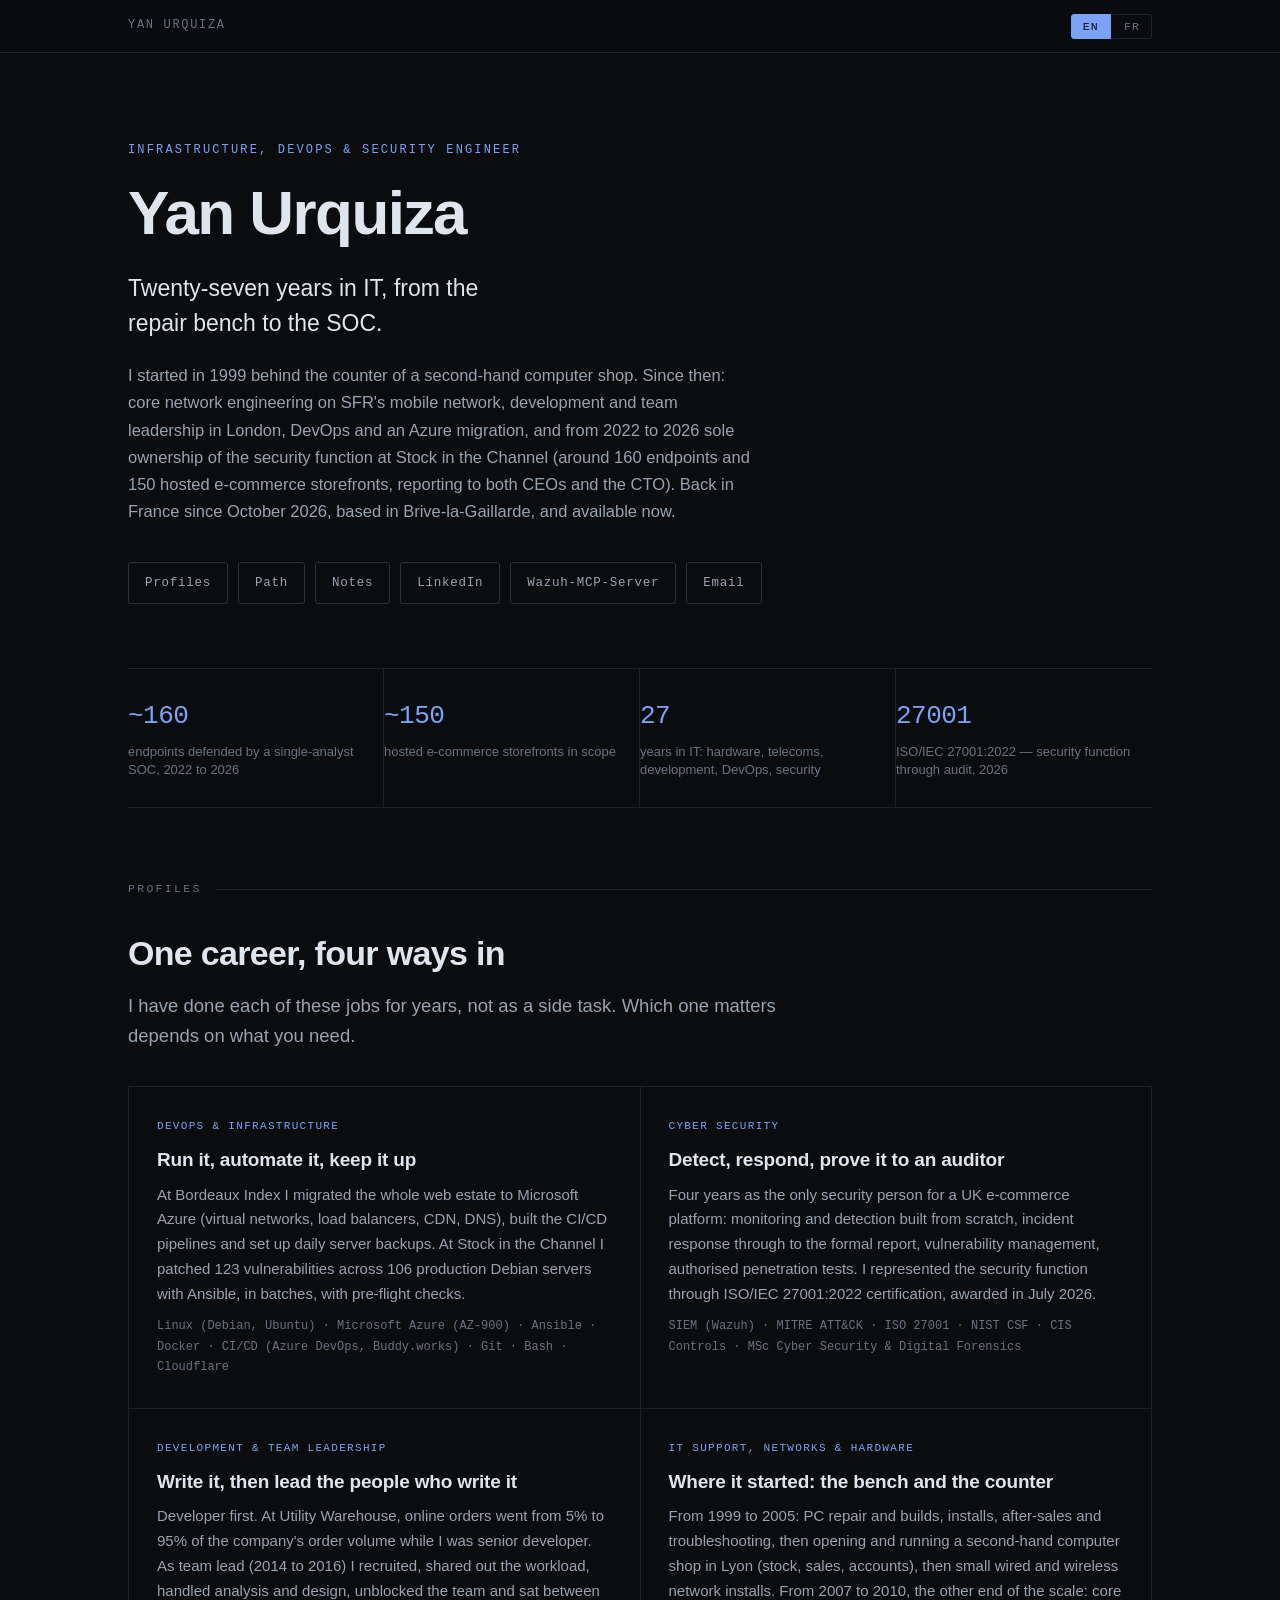
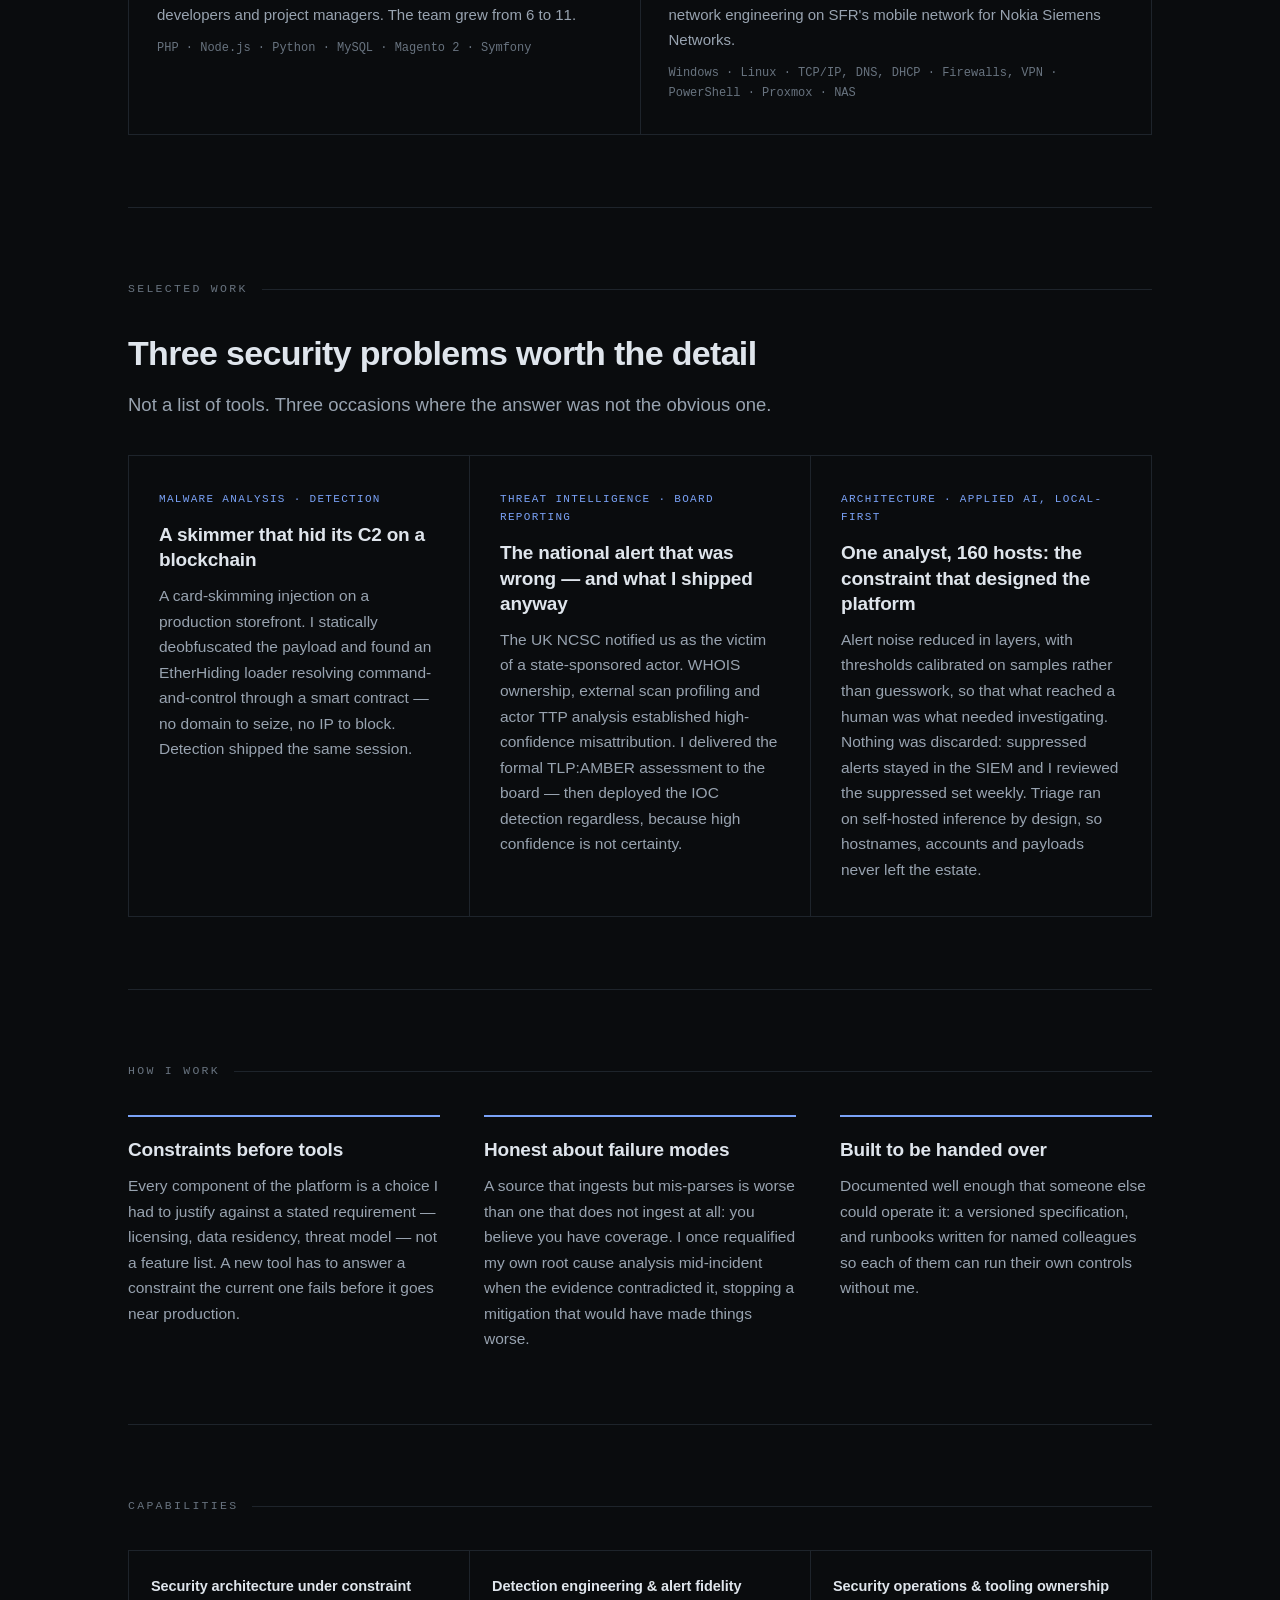
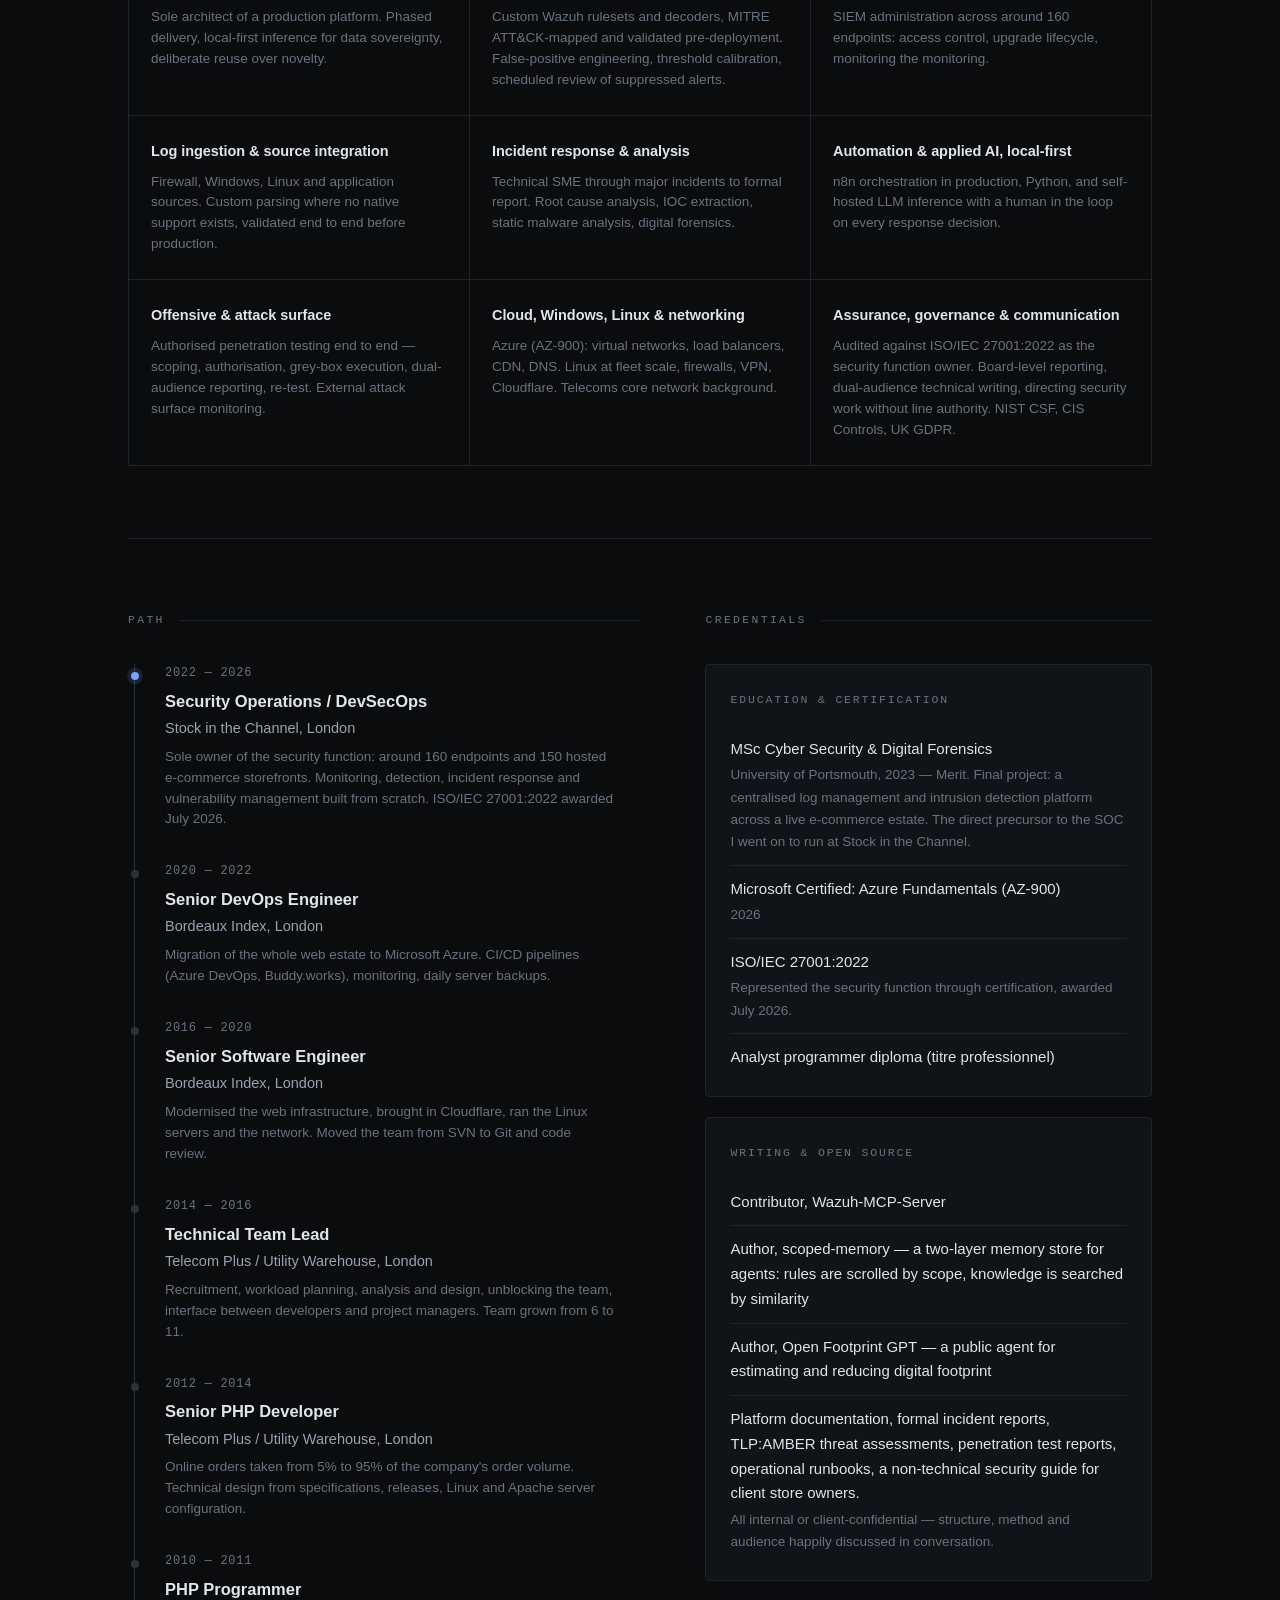
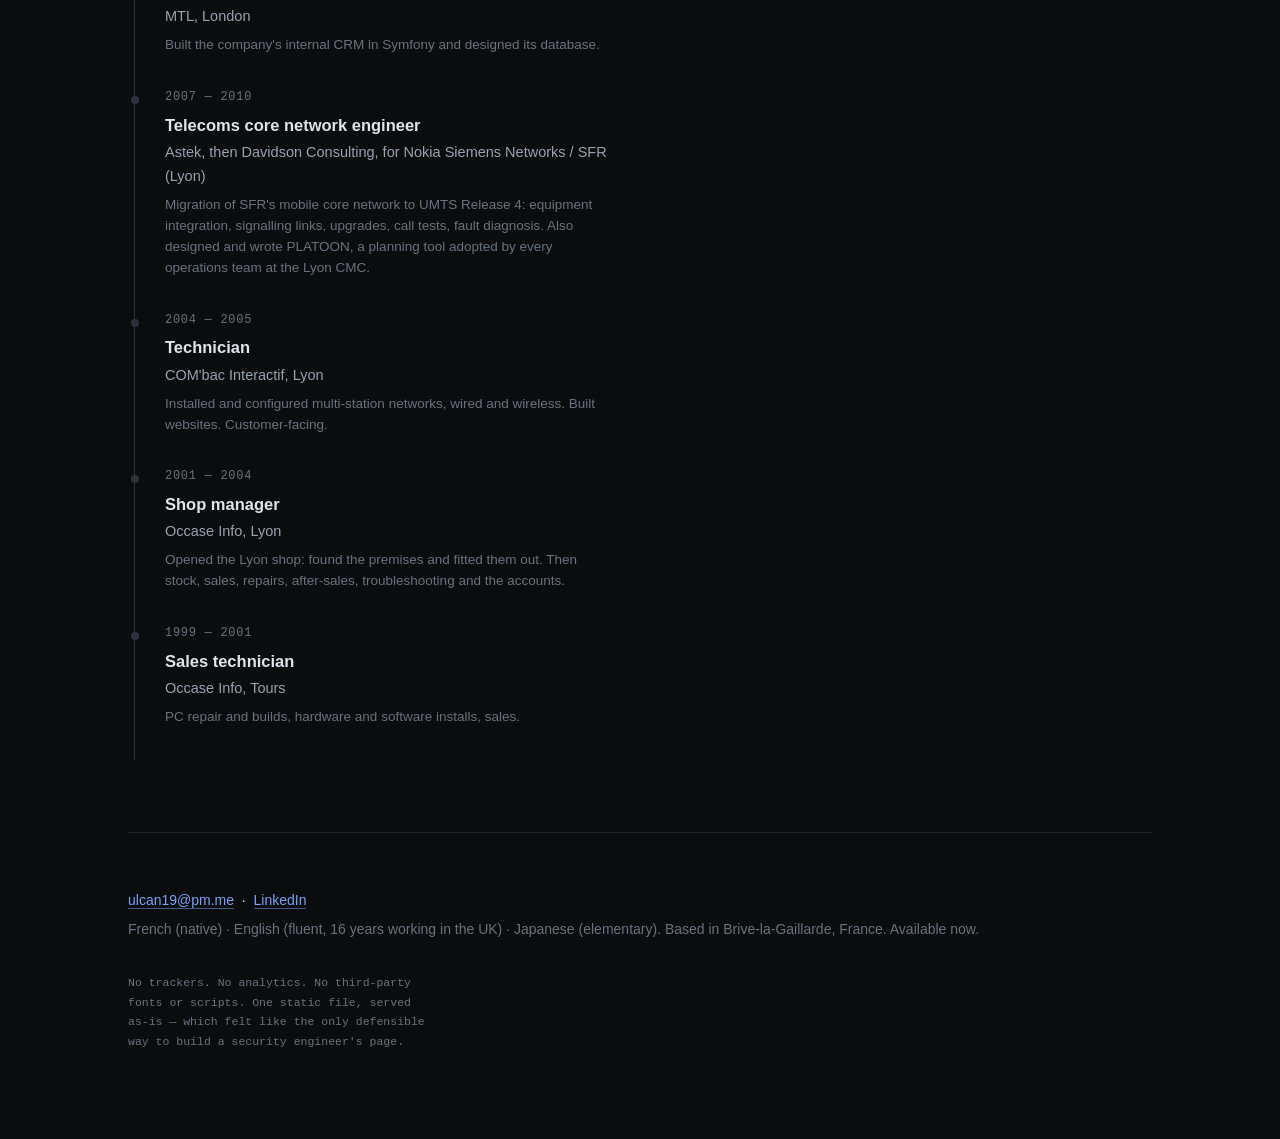
<file: index.html>
<!DOCTYPE html>
<html lang="en">
<head>
<meta charset="utf-8">
<meta name="viewport" content="width=device-width, initial-scale=1">
<title>Yan Urquiza — Infrastructure, DevOps &amp; Security Engineer</title>
<meta name="description" content="Infrastructure, DevOps and security engineer. Twenty-seven years in IT: hardware and support, telecoms core network, development and team leadership, DevOps, security operations. Based in Brive-la-Gaillarde, France.">
<meta name="robots" content="index, follow">
<meta property="og:title" content="Yan Urquiza — Infrastructure, DevOps &amp; Security Engineer">
<meta property="og:description" content="Twenty-seven years in IT, from the repair bench to the SOC. Based in Brive-la-Gaillarde, France.">
<meta property="og:type" content="profile">
<!-- STYLE:START -->
<style>
:root{
  --bg:#0a0c0e; --bg-2:#101317; --line:#1e242b; --line-2:#2a323b;
  --fg:#dfe5ec; --fg-dim:#98a3b0; --fg-faint:#68737f;
  --accent:#7aa2f7; --accent-dim:#3d5a8a;
  --mono:ui-monospace,"SF Mono",SFMono-Regular,"JetBrains Mono",Menlo,Consolas,monospace;
  --sans:-apple-system,BlinkMacSystemFont,"Segoe UI",Inter,Roboto,Helvetica,Arial,sans-serif;
  --measure:68ch;
}
*{box-sizing:border-box}
html{scroll-behavior:smooth}
body{
  margin:0; background:var(--bg); color:var(--fg);
  font-family:var(--sans); font-size:16.5px; line-height:1.65;
  -webkit-font-smoothing:antialiased;
}
.wrap{max-width:1080px;margin:0 auto;padding:0 28px}
a{color:var(--accent);text-decoration:none;border-bottom:1px solid var(--accent-dim)}
a:hover{border-bottom-color:var(--accent)}

/* lang switch */
.langbar{position:sticky;top:0;z-index:20;background:rgba(10,12,14,.86);backdrop-filter:blur(8px);border-bottom:1px solid var(--line)}
.langbar .wrap{display:flex;justify-content:space-between;align-items:center;height:52px}
.sig{font-family:var(--mono);font-size:12px;letter-spacing:.14em;text-transform:uppercase;color:var(--fg-faint)}
.langs{display:flex;gap:2px}
.langs button{
  font-family:var(--mono);font-size:11.5px;letter-spacing:.1em;
  background:transparent;color:var(--fg-faint);border:1px solid var(--line);
  padding:5px 11px;cursor:pointer;transition:.15s;
}
.langs button:first-child{border-radius:3px 0 0 3px}
.langs button:last-child{border-radius:0 3px 3px 0;border-left:0}
.langs button[aria-pressed="true"]{color:var(--bg);background:var(--accent);border-color:var(--accent)}

/* hero */
header.hero{padding:88px 0 64px;border-bottom:1px solid var(--line)}
.eyebrow{font-family:var(--mono);font-size:12px;letter-spacing:.18em;text-transform:uppercase;color:var(--accent);margin:0 0 20px}
h1{font-size:clamp(38px,6.2vw,62px);line-height:1.04;letter-spacing:-.025em;margin:0 0 26px;font-weight:600}
.tagline{font-size:clamp(19px,2.5vw,23px);line-height:1.5;color:var(--fg);max-width:30ch;margin:0 0 22px;font-weight:400}
.sub{color:var(--fg-dim);max-width:var(--measure);margin:0 0 36px}
.cta{display:flex;flex-wrap:wrap;gap:10px}
.cta a{
  font-family:var(--mono);font-size:12.5px;letter-spacing:.06em;
  border:1px solid var(--line-2);border-radius:3px;padding:10px 16px;color:var(--fg-dim);
  transition:.15s;
}
.cta a:hover{color:var(--fg);border-color:var(--accent-dim);background:var(--bg-2)}

/* stats */
.stats{display:grid;grid-template-columns:repeat(auto-fit,minmax(158px,1fr));border-bottom:1px solid var(--line)}
.stat{padding:26px 0 28px;border-right:1px solid var(--line)}
.stat:last-child{border-right:0}
.stat .n{font-family:var(--mono);font-size:26px;color:var(--accent);letter-spacing:-.02em;display:block;margin-bottom:5px}
.stat .l{font-size:13px;color:var(--fg-faint);line-height:1.4;padding-right:18px;display:block}

/* sections */
section{padding:72px 0;border-bottom:1px solid var(--line)}
.sec-label{font-family:var(--mono);font-size:11.5px;letter-spacing:.2em;text-transform:uppercase;color:var(--fg-faint);margin:0 0 34px;display:flex;align-items:center;gap:14px}
.sec-label::after{content:"";flex:1;height:1px;background:var(--line)}
h2{font-size:clamp(25px,3.4vw,34px);line-height:1.22;letter-spacing:-.02em;margin:0 0 16px;font-weight:600}
h3{font-size:19px;line-height:1.35;margin:0 0 10px;font-weight:600;letter-spacing:-.01em}
p{margin:0 0 16px}
.lead{font-size:18.5px;color:var(--fg-dim);max-width:var(--measure)}

/* cases */
.cases{display:grid;gap:1px;background:var(--line);border:1px solid var(--line)}
.case{background:var(--bg);padding:34px 30px;transition:.2s}
.case:hover{background:var(--bg-2)}
.case .tag{font-family:var(--mono);font-size:11px;letter-spacing:.12em;text-transform:uppercase;color:var(--accent);margin:0 0 14px}
.case p{color:var(--fg-dim);margin:0;font-size:15.5px}
@media(min-width:820px){.cases{grid-template-columns:repeat(3,1fr)}}

/* principles */
.principles{display:grid;gap:32px}
@media(min-width:820px){.principles{grid-template-columns:repeat(3,1fr);gap:44px}}
.principle{border-top:2px solid var(--accent);padding-top:20px}
.principle p{color:var(--fg-dim);font-size:15.5px;margin:0}

/* capability grid */
.caps{display:grid;gap:1px;background:var(--line);border:1px solid var(--line)}
@media(min-width:700px){.caps{grid-template-columns:1fr 1fr}}
@media(min-width:1000px){.caps{grid-template-columns:repeat(3,1fr)}}
.cap{background:var(--bg);padding:24px 22px}
.cap h4{font-size:14.5px;margin:0 0 8px;font-weight:600;letter-spacing:-.005em}
.cap p{font-size:13.5px;color:var(--fg-faint);line-height:1.55;margin:0}

/* timeline */
.tl{border-left:1px solid var(--line-2);margin-left:6px}
.tl-item{position:relative;padding:0 0 32px 30px}
.tl-item::before{content:"";position:absolute;left:-4.5px;top:8px;width:8px;height:8px;border-radius:50%;background:var(--line-2)}
.tl-item.now::before{background:var(--accent);box-shadow:0 0 0 4px rgba(122,162,247,.14)}
.tl-date{font-family:var(--mono);font-size:12px;color:var(--fg-faint);letter-spacing:.06em;display:block;margin-bottom:4px}
.tl-role{font-size:16.5px;font-weight:600;margin:0 0 2px}
.tl-org{font-size:14.5px;color:var(--fg-dim);margin:0}
.tl-desc{font-size:13.5px;color:var(--fg-faint);line-height:1.55;margin:6px 0 0;max-width:60ch}

/* profiles */
.profiles{display:grid;gap:1px;background:var(--line);border:1px solid var(--line);margin-top:34px}
@media(min-width:760px){.profiles{grid-template-columns:1fr 1fr}}
.profile{background:var(--bg);padding:30px 28px}
.profile .tag{font-family:var(--mono);font-size:11px;letter-spacing:.12em;text-transform:uppercase;color:var(--accent);margin:0 0 12px}
.profile p{color:var(--fg-dim);font-size:15px;margin:0 0 10px}
.profile p:last-child{margin:0}
.profile .kw{font-family:var(--mono);font-size:12px;color:var(--fg-faint);line-height:1.7}

/* two col */
.two{display:grid;gap:44px}
@media(min-width:860px){.two{grid-template-columns:1.15fr 1fr;gap:64px}}
.card{border:1px solid var(--line);border-radius:4px;padding:26px 24px;background:var(--bg-2)}
.card h4{font-family:var(--mono);font-size:11.5px;letter-spacing:.16em;text-transform:uppercase;color:var(--fg-faint);margin:0 0 16px;font-weight:400}
ul.clean{list-style:none;margin:0;padding:0}
ul.clean li{padding:11px 0;border-bottom:1px solid var(--line);font-size:15px}
ul.clean li:last-child{border-bottom:0;padding-bottom:0}
ul.clean li span{display:block;color:var(--fg-faint);font-size:13.5px;margin-top:3px}

/* footer */
footer{padding:56px 0 72px;color:var(--fg-faint);font-size:14px}
.foot-grid{display:flex;flex-wrap:wrap;gap:32px;justify-content:space-between;align-items:flex-start}
.foot-note{font-family:var(--mono);font-size:11.5px;line-height:1.7;color:var(--fg-faint);max-width:44ch}
[hidden]{display:none!important}
</style>
<!-- STYLE:END -->
</head>
<body>

<div class="langbar">
  <div class="wrap">
    <span class="sig">Yan Urquiza</span>
    <div class="langs" role="group" aria-label="Language">
      <button type="button" data-lang="en" aria-pressed="true">EN</button>
      <button type="button" data-lang="fr" aria-pressed="false">FR</button>
    </div>
  </div>
</div>

<div class="wrap">

<header class="hero">
  <p class="eyebrow"
     data-en="Infrastructure, DevOps &amp; Security Engineer"
     data-fr="Ingénieur Infrastructure, DevOps &amp; Sécurité"></p>
  <h1>Yan Urquiza</h1>
  <p class="tagline"
     data-en="Twenty-seven years in IT, from the repair bench to the SOC."
     data-fr="Vingt-sept ans d'informatique, de l'atelier au SOC."></p>
  <p class="sub"
     data-en="I started in 1999 behind the counter of a second-hand computer shop. Since then: core network engineering on SFR's mobile network, development and team leadership in London, DevOps and an Azure migration, and from 2022 to 2026 sole ownership of the security function at Stock in the Channel (around 160 endpoints and 150 hosted e-commerce storefronts, reporting to both CEOs and the CTO). Back in France since October 2026, based in Brive-la-Gaillarde, and available now."
     data-fr="J'ai commencé en 1999 derrière le comptoir d'un magasin d'informatique d'occasion. Depuis : le cœur de réseau mobile de SFR, le développement et l'encadrement d'équipe à Londres, le DevOps et une migration vers Azure, et de 2022 à 2026 la responsabilité, seul, de la fonction sécurité de Stock in the Channel (environ 160 postes et 150 boutiques e-commerce hébergées, reporting aux deux PDG et au CTO). Rentré en France en octobre 2026, je suis installé à Brive-la-Gaillarde et disponible immédiatement."></p>
  <nav class="cta">
    <a href="#profiles" data-en="Profiles" data-fr="Profils"></a>
    <a href="#path" data-en="Path" data-fr="Parcours"></a>
    <a href="/notes/" data-en="Notes" data-fr="Notes"></a>
    <a href="https://www.linkedin.com/in/yanurquiza/" rel="me">LinkedIn</a>
    <a href="https://github.com/gensecaihq/Wazuh-MCP-Server" rel="noopener">Wazuh-MCP-Server</a>
    <a href="mailto:ulcan19@pm.me" data-en="Email" data-fr="Écrire"></a>
  </nav>
</header>

<div class="stats">
  <div class="stat">
    <span class="n">~160</span>
    <span class="l" data-en="endpoints defended by a single-analyst SOC, 2022 to 2026" data-fr="postes défendus par un SOC à un seul analyste, de 2022 à 2026"></span>
  </div>
  <div class="stat">
    <span class="n">~150</span>
    <span class="l" data-en="hosted e-commerce storefronts in scope" data-fr="boutiques e-commerce hébergées dans le périmètre"></span>
  </div>
  <div class="stat">
    <span class="n">27</span>
    <span class="l" data-en="years in IT: hardware, telecoms, development, DevOps, security" data-fr="ans d'informatique : matériel, télécom, développement, DevOps, sécurité"></span>
  </div>
  <div class="stat">
    <span class="n">27001</span>
    <span class="l" data-en="ISO/IEC 27001:2022 — security function through audit, 2026" data-fr="ISO/IEC 27001:2022 — fonction sécurité auditée, 2026"></span>
  </div>
</div>

<section id="profiles">
  <p class="sec-label" data-en="Profiles" data-fr="Profils"></p>
  <h2 data-en="One career, four ways in" data-fr="Un parcours, quatre portes d'entrée"></h2>
  <p class="lead" data-en="I have done each of these jobs for years, not as a side task. Which one matters depends on what you need."
     data-fr="J'ai exercé chacun de ces métiers pendant des années, pas en appoint. Celui qui compte dépend de votre besoin."></p>
  <div class="profiles">
    <article class="profile">
      <p class="tag" data-en="DevOps &amp; infrastructure" data-fr="DevOps et infrastructure"></p>
      <h3 data-en="Run it, automate it, keep it up" data-fr="Exploiter, automatiser, maintenir en service"></h3>
      <p data-en="At Bordeaux Index I migrated the whole web estate to Microsoft Azure (virtual networks, load balancers, CDN, DNS), built the CI/CD pipelines and set up daily server backups. At Stock in the Channel I patched 123 vulnerabilities across 106 production Debian servers with Ansible, in batches, with pre-flight checks."
         data-fr="Chez Bordeaux Index, j'ai migré tout le parc web vers Microsoft Azure (réseaux virtuels, répartiteurs de charge, CDN, DNS), construit les chaînes CI/CD et mis en place les sauvegardes journalières des serveurs. Chez Stock in the Channel, j'ai corrigé 123 vulnérabilités sur 106 serveurs Debian en production avec Ansible, par lots, avec contrôles préalables."></p>
      <p class="kw">Linux (Debian, Ubuntu) · Microsoft Azure (AZ-900) · Ansible · Docker · CI/CD (Azure DevOps, Buddy.works) · Git · Bash · Cloudflare</p>
    </article>
    <article class="profile">
      <p class="tag" data-en="Cyber security" data-fr="Cybersécurité"></p>
      <h3 data-en="Detect, respond, prove it to an auditor" data-fr="Détecter, répondre, le prouver à un auditeur"></h3>
      <p data-en="Four years as the only security person for a UK e-commerce platform: monitoring and detection built from scratch, incident response through to the formal report, vulnerability management, authorised penetration tests. I represented the security function through ISO/IEC 27001:2022 certification, awarded in July 2026."
         data-fr="Quatre ans seul responsable de la sécurité d'une plateforme e-commerce britannique : supervision et détection construites de zéro, réponse à incident jusqu'au rapport formel, gestion des vulnérabilités, tests d'intrusion autorisés. J'ai représenté la fonction sécurité dans la certification ISO/IEC 27001:2022, obtenue en juillet 2026."></p>
      <p class="kw">SIEM (Wazuh) · MITRE ATT&amp;CK · ISO 27001 · NIST CSF · CIS Controls · MSc Cyber Security &amp; Digital Forensics</p>
    </article>
    <article class="profile">
      <p class="tag" data-en="Development &amp; team leadership" data-fr="Développement et encadrement"></p>
      <h3 data-en="Write it, then lead the people who write it" data-fr="Écrire le code, puis encadrer ceux qui l'écrivent"></h3>
      <p data-en="Developer first. At Utility Warehouse, online orders went from 5% to 95% of the company's order volume while I was senior developer. As team lead (2014 to 2016) I recruited, shared out the workload, handled analysis and design, unblocked the team and sat between developers and project managers. The team grew from 6 to 11."
         data-fr="Développeur d'abord. Chez Utility Warehouse, les commandes en ligne sont passées de 5 % à 95 % du volume de l'entreprise quand j'étais développeur senior. Team lead de 2014 à 2016, j'ai recruté, réparti la charge, pris en main l'analyse et la conception, débloqué l'équipe et fait l'interface entre développeurs et chefs de projet. L'équipe est passée de 6 à 11 personnes."></p>
      <p class="kw">PHP · Node.js · Python · MySQL · Magento 2 · Symfony</p>
    </article>
    <article class="profile">
      <p class="tag" data-en="IT support, networks &amp; hardware" data-fr="Support, réseaux et matériel"></p>
      <h3 data-en="Where it started: the bench and the counter" data-fr="Là où tout a commencé : l'atelier et le comptoir"></h3>
      <p data-en="From 1999 to 2005: PC repair and builds, installs, after-sales and troubleshooting, then opening and running a second-hand computer shop in Lyon (stock, sales, accounts), then small wired and wireless network installs. From 2007 to 2010, the other end of the scale: core network engineering on SFR's mobile network for Nokia Siemens Networks."
         data-fr="De 1999 à 2005 : réparation et montage de PC, installation, SAV et dépannage, puis l'ouverture et la tenue d'un magasin d'informatique d'occasion à Lyon (stock, vente, comptabilité), puis l'installation de petits réseaux filaires et sans fil. De 2007 à 2010, l'autre bout de l'échelle : le cœur de réseau mobile de SFR, pour Nokia Siemens Networks."></p>
      <p class="kw">Windows · Linux · TCP/IP, DNS, DHCP · <span data-en="Firewalls, VPN" data-fr="Pare-feux, VPN"></span> · PowerShell · Proxmox · NAS</p>
    </article>
  </div>
</section>

<section id="work">
  <p class="sec-label" data-en="Selected work" data-fr="Travaux choisis"></p>
  <h2 data-en="Three security problems worth the detail" data-fr="Trois problèmes de sécurité qui méritent le détail"></h2>
  <p class="lead" data-en="Not a list of tools. Three occasions where the answer was not the obvious one."
     data-fr="Pas une liste d'outils. Trois occasions où la bonne réponse n'était pas l'évidente."></p>
  <div class="cases" style="margin-top:34px">
    <article class="case">
      <p class="tag" data-en="Malware analysis · Detection" data-fr="Analyse de malware · Détection"></p>
      <h3 data-en="A skimmer that hid its C2 on a blockchain" data-fr="Un skimmer qui cachait son C2 sur une blockchain"></h3>
      <p data-en="A card-skimming injection on a production storefront. I statically deobfuscated the payload and found an EtherHiding loader resolving command-and-control through a smart contract — no domain to seize, no IP to block. Detection shipped the same session."
         data-fr="Injection de skimming bancaire sur une boutique en production. Désobfuscation statique de la charge utile : un loader EtherHiding résolvant son command-and-control via un contrat intelligent — pas de domaine à saisir, pas d'IP à bloquer. Détection livrée dans la même session."></p>
    </article>
    <article class="case">
      <p class="tag" data-en="Threat intelligence · Board reporting" data-fr="Renseignement · Reporting conseil"></p>
      <h3 data-en="The national alert that was wrong — and what I shipped anyway" data-fr="L'alerte nationale qui se trompait — et ce que j'ai livré quand même"></h3>
      <p data-en="The UK NCSC notified us as the victim of a state-sponsored actor. WHOIS ownership, external scan profiling and actor TTP analysis established high-confidence misattribution. I delivered the formal TLP:AMBER assessment to the board — then deployed the IOC detection regardless, because high confidence is not certainty."
         data-fr="Le NCSC britannique nous a notifiés comme victimes d'un acteur étatique. WHOIS, profilage par scan externe et analyse des TTP de l'acteur ont établi une mauvaise attribution avec un haut niveau de confiance. Évaluation formelle TLP:AMBER remise au conseil — puis détection IOC déployée malgré tout, parce qu'un haut niveau de confiance n'est pas une certitude."></p>
    </article>
    <article class="case">
      <p class="tag" data-en="Architecture · Applied AI, local-first" data-fr="Architecture · IA appliquée, en local"></p>
      <h3 data-en="One analyst, 160 hosts: the constraint that designed the platform" data-fr="Un analyste, 160 hôtes : la contrainte qui a conçu la plateforme"></h3>
      <p data-en="Alert noise reduced in layers, with thresholds calibrated on samples rather than guesswork, so that what reached a human was what needed investigating. Nothing was discarded: suppressed alerts stayed in the SIEM and I reviewed the suppressed set weekly. Triage ran on self-hosted inference by design, so hostnames, accounts and payloads never left the estate."
         data-fr="Réduction du bruit des alertes par couches, seuils calibrés sur échantillons plutôt qu'au jugé, pour que ce qui arrivait à un humain soit ce qui demandait une investigation. Rien n'était jeté : les alertes supprimées restaient dans le SIEM et je revoyais l'ensemble chaque semaine. Le triage tournait sur de l'inférence auto-hébergée par conception : noms d'hôtes, comptes et charges utiles ne quittaient jamais le parc."></p>
    </article>
  </div>
</section>

<section id="approach">
  <p class="sec-label" data-en="How I work" data-fr="Ma façon de travailler"></p>
  <div class="principles">
    <div class="principle">
      <h3 data-en="Constraints before tools" data-fr="La contrainte avant l'outil"></h3>
      <p data-en="Every component of the platform is a choice I had to justify against a stated requirement — licensing, data residency, threat model — not a feature list. A new tool has to answer a constraint the current one fails before it goes near production."
         data-fr="Chaque composant de la plateforme est un choix que j'ai dû justifier au regard d'une exigence réelle — licences, résidence des données, modèle de menace — pas d'une liste de fonctionnalités. Un nouvel outil doit répondre à une contrainte que l'actuel ne couvre pas avant d'approcher la production."></p>
    </div>
    <div class="principle">
      <h3 data-en="Honest about failure modes" data-fr="Honnête sur ses modes de défaillance"></h3>
      <p data-en="A source that ingests but mis-parses is worse than one that does not ingest at all: you believe you have coverage. I once requalified my own root cause analysis mid-incident when the evidence contradicted it, stopping a mitigation that would have made things worse."
         data-fr="Une source qui ingère mal est pire qu'une source absente : on croit avoir la couverture. J'ai requalifié mon propre diagnostic de cause racine en pleine gestion d'incident, sur preuves, arrêtant une mesure corrective qui aurait aggravé les choses."></p>
    </div>
    <div class="principle">
      <h3 data-en="Built to be handed over" data-fr="Construit pour être transmis"></h3>
      <p data-en="Documented well enough that someone else could operate it: a versioned specification, and runbooks written for named colleagues so each of them can run their own controls without me."
         data-fr="Documenté pour qu'un autre puisse l'opérer : une spécification versionnée, et des runbooks écrits pour que des collègues nommés opèrent leurs contrôles sans moi."></p>
    </div>
  </div>
</section>

<section id="capabilities">
  <p class="sec-label" data-en="Capabilities" data-fr="Compétences"></p>
  <div class="caps">
    <div class="cap">
      <h4 data-en="Security architecture under constraint" data-fr="Architecture de sécurité sous contrainte"></h4>
      <p data-en="Sole architect of a production platform. Phased delivery, local-first inference for data sovereignty, deliberate reuse over novelty."
         data-fr="Seul architecte d'une plateforme en production. Livraison par phases, inférence locale pour la souveraineté des données, réutilisation délibérée plutôt que nouveauté."></p>
    </div>
    <div class="cap">
      <h4 data-en="Detection engineering &amp; alert fidelity" data-fr="Ingénierie de détection et qualité des alertes"></h4>
      <p data-en="Custom Wazuh rulesets and decoders, MITRE ATT&amp;CK-mapped and validated pre-deployment. False-positive engineering, threshold calibration, scheduled review of suppressed alerts."
         data-fr="Règles et décodeurs Wazuh sur mesure, mappés MITRE ATT&amp;CK et validés avant déploiement. Traitement des faux positifs, calibration des seuils, revue périodique des alertes supprimées."></p>
    </div>
    <div class="cap">
      <h4 data-en="Security operations &amp; tooling ownership" data-fr="Opérations de sécurité et maîtrise de l'outillage"></h4>
      <p data-en="SIEM administration across around 160 endpoints: access control, upgrade lifecycle, monitoring the monitoring."
         data-fr="Administration du SIEM sur environ 160 postes : contrôle des accès, cycle de mise à jour, supervision de l'outillage lui-même."></p>
    </div>
    <div class="cap">
      <h4 data-en="Log ingestion &amp; source integration" data-fr="Ingestion de logs et intégration de sources"></h4>
      <p data-en="Firewall, Windows, Linux and application sources. Custom parsing where no native support exists, validated end to end before production."
         data-fr="Sources pare-feu, Windows, Linux et applicatives. Analyse sur mesure en l'absence de support natif, validée de bout en bout avant production."></p>
    </div>
    <div class="cap">
      <h4 data-en="Incident response &amp; analysis" data-fr="Réponse à incident et analyse"></h4>
      <p data-en="Technical SME through major incidents to formal report. Root cause analysis, IOC extraction, static malware analysis, digital forensics."
         data-fr="Référent technique de l'incident majeur jusqu'au rapport formel. Analyse de cause racine, extraction d'IOC, analyse statique de malware, forensique."></p>
    </div>
    <div class="cap">
      <h4 data-en="Automation &amp; applied AI, local-first" data-fr="Automatisation et IA, en local d'abord"></h4>
      <p data-en="n8n orchestration in production, Python, and self-hosted LLM inference with a human in the loop on every response decision."
         data-fr="Orchestration n8n en production, Python, et inférence LLM auto-hébergée, avec un humain dans la boucle sur chaque décision de réponse."></p>
    </div>
    <div class="cap">
      <h4 data-en="Offensive &amp; attack surface" data-fr="Offensif et surface d'attaque"></h4>
      <p data-en="Authorised penetration testing end to end — scoping, authorisation, grey-box execution, dual-audience reporting, re-test. External attack surface monitoring."
         data-fr="Tests d'intrusion autorisés de bout en bout — cadrage, autorisation, boîte grise, rapports interne et client, re-test. Surveillance de la surface d'attaque externe."></p>
    </div>
    <div class="cap">
      <h4 data-en="Cloud, Windows, Linux &amp; networking" data-fr="Cloud, Windows, Linux et réseau"></h4>
      <p data-en="Azure (AZ-900): virtual networks, load balancers, CDN, DNS. Linux at fleet scale, firewalls, VPN, Cloudflare. Telecoms core network background."
         data-fr="Azure (AZ-900) : réseaux virtuels, répartiteurs de charge, CDN, DNS. Linux à l'échelle d'un parc, pare-feux, VPN, Cloudflare. Passé en cœur de réseau télécom."></p>
    </div>
    <div class="cap">
      <h4 data-en="Assurance, governance &amp; communication" data-fr="Assurance, gouvernance et communication"></h4>
      <p data-en="Audited against ISO/IEC 27001:2022 as the security function owner. Board-level reporting, dual-audience technical writing, directing security work without line authority. NIST CSF, CIS Controls, UK GDPR."
         data-fr="Audité au titre de l'ISO/IEC 27001:2022 comme responsable de la fonction sécurité. Reporting au conseil, rédaction à double audience, pilotage sans autorité hiérarchique. NIST CSF, CIS Controls, RGPD."></p>
    </div>
  </div>
</section>

<section id="path">
  <div class="two">
    <div>
      <p class="sec-label" data-en="Path" data-fr="Parcours"></p>
      <div class="tl">
        <div class="tl-item now">
          <span class="tl-date">2022 — 2026</span>
          <p class="tl-role">Security Operations / DevSecOps</p>
          <p class="tl-org">Stock in the Channel, London</p>
          <p class="tl-desc" data-en="Sole owner of the security function: around 160 endpoints and 150 hosted e-commerce storefronts. Monitoring, detection, incident response and vulnerability management built from scratch. ISO/IEC 27001:2022 awarded July 2026." data-fr="Seul responsable de la fonction sécurité : environ 160 postes et 150 boutiques e-commerce hébergées. Supervision, détection, réponse à incident et gestion des vulnérabilités construites de zéro. ISO/IEC 27001:2022 obtenue en juillet 2026."></p>
        </div>
        <div class="tl-item">
          <span class="tl-date">2020 — 2022</span>
          <p class="tl-role">Senior DevOps Engineer</p>
          <p class="tl-org">Bordeaux Index, London</p>
          <p class="tl-desc" data-en="Migration of the whole web estate to Microsoft Azure. CI/CD pipelines (Azure DevOps, Buddy.works), monitoring, daily server backups." data-fr="Migration de tout le parc web vers Microsoft Azure. Chaînes CI/CD (Azure DevOps, Buddy.works), supervision, sauvegardes journalières des serveurs."></p>
        </div>
        <div class="tl-item">
          <span class="tl-date">2016 — 2020</span>
          <p class="tl-role">Senior Software Engineer</p>
          <p class="tl-org">Bordeaux Index, London</p>
          <p class="tl-desc" data-en="Modernised the web infrastructure, brought in Cloudflare, ran the Linux servers and the network. Moved the team from SVN to Git and code review." data-fr="Modernisation de l'infrastructure web, intégration de Cloudflare, gestion des serveurs Linux et du réseau. Passage de l'équipe de SVN à Git, avec revue de code."></p>
        </div>
        <div class="tl-item">
          <span class="tl-date">2014 — 2016</span>
          <p class="tl-role">Technical Team Lead</p>
          <p class="tl-org">Telecom Plus / Utility Warehouse, London</p>
          <p class="tl-desc" data-en="Recruitment, workload planning, analysis and design, unblocking the team, interface between developers and project managers. Team grown from 6 to 11." data-fr="Recrutement, répartition de la charge, analyse et conception, résolution des blocages de l'équipe, interface entre développeurs et chefs de projet. Équipe portée de 6 à 11 personnes."></p>
        </div>
        <div class="tl-item">
          <span class="tl-date">2012 — 2014</span>
          <p class="tl-role">Senior PHP Developer</p>
          <p class="tl-org">Telecom Plus / Utility Warehouse, London</p>
          <p class="tl-desc" data-en="Online orders taken from 5% to 95% of the company's order volume. Technical design from specifications, releases, Linux and Apache server configuration." data-fr="Commandes en ligne passées de 5 % à 95 % du volume de l'entreprise. Conception technique à partir des spécifications, mises en production, configuration des serveurs Linux et Apache."></p>
        </div>
        <div class="tl-item">
          <span class="tl-date">2010 — 2011</span>
          <p class="tl-role">PHP Programmer</p>
          <p class="tl-org">MTL, London</p>
          <p class="tl-desc" data-en="Built the company's internal CRM in Symfony and designed its database." data-fr="Développement du CRM interne de l'entreprise en Symfony, et conception de sa base de données."></p>
        </div>
        <div class="tl-item">
          <span class="tl-date">2007 — 2010</span>
          <p class="tl-role" data-en="Telecoms core network engineer" data-fr="Ingénieur cœur de réseau télécom"></p>
          <p class="tl-org" data-en="Astek, then Davidson Consulting, for Nokia Siemens Networks / SFR (Lyon)" data-fr="Astek, puis Davidson Consulting, pour Nokia Siemens Networks / SFR (Lyon)"></p>
          <p class="tl-desc" data-en="Migration of SFR's mobile core network to UMTS Release 4: equipment integration, signalling links, upgrades, call tests, fault diagnosis. Also designed and wrote PLATOON, a planning tool adopted by every operations team at the Lyon CMC." data-fr="Migration du cœur de réseau mobile de SFR vers l'UMTS Release 4 : intégration d'équipements, liens de signalisation, montées de version, tests d'appel, diagnostic de pannes. J'y ai aussi conçu et développé PLATOON, outil de planification adopté par toutes les équipes d'exploitation du CMC de Lyon."></p>
        </div>
        <div class="tl-item">
          <span class="tl-date">2004 — 2005</span>
          <p class="tl-role" data-en="Technician" data-fr="Technicien"></p>
          <p class="tl-org">COM'bac Interactif, Lyon</p>
          <p class="tl-desc" data-en="Installed and configured multi-station networks, wired and wireless. Built websites. Customer-facing." data-fr="Installation et configuration de réseaux multipostes, filaires et sans fil. Création de sites web. Relation client."></p>
        </div>
        <div class="tl-item">
          <span class="tl-date">2001 — 2004</span>
          <p class="tl-role" data-en="Shop manager" data-fr="Responsable de magasin"></p>
          <p class="tl-org">Occase Info, Lyon</p>
          <p class="tl-desc" data-en="Opened the Lyon shop: found the premises and fitted them out. Then stock, sales, repairs, after-sales, troubleshooting and the accounts." data-fr="Ouverture du magasin de Lyon : recherche et préparation du local. Puis gestion du stock, vente, réparation, SAV, assistance et dépannage, comptabilité."></p>
        </div>
        <div class="tl-item">
          <span class="tl-date">1999 — 2001</span>
          <p class="tl-role" data-en="Sales technician" data-fr="Technicien-vendeur"></p>
          <p class="tl-org">Occase Info, Tours</p>
          <p class="tl-desc" data-en="PC repair and builds, hardware and software installs, sales." data-fr="Réparation et montage de PC, installation de matériel et de logiciels, vente."></p>
        </div>
      </div>
    </div>
    <div>
      <p class="sec-label" data-en="Credentials" data-fr="Diplômes"></p>
      <div class="card" style="margin-bottom:20px">
        <h4 data-en="Education &amp; certification" data-fr="Formation et certifications"></h4>
        <ul class="clean">
          <li>MSc Cyber Security &amp; Digital Forensics
            <span data-en="University of Portsmouth, 2023 — Merit. Final project: a centralised log management and intrusion detection platform across a live e-commerce estate. The direct precursor to the SOC I went on to run at Stock in the Channel."
                  data-fr="University of Portsmouth, 2023 — mention Merit. Projet de fin d'études : plateforme centralisée de gestion des logs et de détection d'intrusion sur un parc e-commerce en production. Le précurseur direct du SOC que j'ai ensuite opéré chez Stock in the Channel."></span>
          </li>
          <li>Microsoft Certified: Azure Fundamentals (AZ-900)
            <span data-en="2026" data-fr="2026"></span>
          </li>
          <li>ISO/IEC 27001:2022
            <span data-en="Represented the security function through certification, awarded July 2026." data-fr="Représentation de la fonction sécurité dans la certification, obtenue en juillet 2026."></span>
          </li>
          <li data-en="Analyst programmer diploma (titre professionnel)" data-fr="Titre professionnel d'analyste programmeur">
            <span>AFPA, Lyon, 2006</span>
          </li>
        </ul>
      </div>
      <div class="card">
        <h4 data-en="Writing &amp; open source" data-fr="Écrits et open source"></h4>
        <ul class="clean">
          <li data-en="Contributor, Wazuh-MCP-Server" data-fr="Contributeur, Wazuh-MCP-Server"></li>
          <li data-en="Author, scoped-memory — a two-layer memory store for agents: rules are scrolled by scope, knowledge is searched by similarity" data-fr="Auteur de scoped-memory — mémoire d'agent à deux couches : les règles se scrollent par portée, les connaissances se cherchent par similarité"></li>
          <li data-en="Author, Open Footprint GPT — a public agent for estimating and reducing digital footprint" data-fr="Auteur d'Open Footprint GPT — agent public d'estimation et de réduction de l'empreinte numérique"></li>
          <li data-en="Platform documentation, formal incident reports, TLP:AMBER threat assessments, penetration test reports, operational runbooks, a non-technical security guide for client store owners."
              data-fr="Documentation de plateforme, rapports d'incident formels, évaluations de menace TLP:AMBER, rapports de test d'intrusion, runbooks opérationnels, guide de sécurité non technique pour propriétaires de boutiques clientes.">
            <span data-en="All internal or client-confidential — structure, method and audience happily discussed in conversation." data-fr="Tous internes ou confidentiels client — structure, méthode et audience discutables de vive voix."></span>
          </li>
        </ul>
      </div>
    </div>
  </div>
</section>

<footer>
  <div class="foot-grid">
    <div>
      <p style="margin:0 0 6px;color:var(--fg)">
        <a href="mailto:ulcan19@pm.me">ulcan19@pm.me</a> &nbsp;·&nbsp;
        <a href="https://www.linkedin.com/in/yanurquiza/" rel="me">LinkedIn</a>
      </p>
      <p style="margin:0" data-en="French (native) · English (fluent, 16 years working in the UK) · Japanese (elementary). Based in Brive-la-Gaillarde, France. Available now."
         data-fr="Français (langue maternelle) · Anglais (courant, 16 ans de vie professionnelle au Royaume-Uni) · Japonais (notions). Installé à Brive-la-Gaillarde (Corrèze). Disponible immédiatement."></p>
    </div>
    <p class="foot-note"
       data-en="No trackers. No analytics. No third-party fonts or scripts. One static file, served as-is — which felt like the only defensible way to build a security engineer's page."
       data-fr="Aucun traceur. Aucune analytique. Aucune police ni script tiers. Un seul fichier statique, servi tel quel — la seule façon défendable de construire la page d'un ingénieur sécurité."></p>
  </div>
</footer>

</div>

<script>
(function(){
  var nodes = document.querySelectorAll('[data-en],[data-fr]');
  var buttons = document.querySelectorAll('.langs button');
  function setLang(lang){
    document.documentElement.lang = lang;
    nodes.forEach(function(n){
      var v = n.getAttribute('data-' + lang);
      if (v === null) return;
      var kids = n.querySelectorAll('[data-en],[data-fr]');
      if (kids.length){
        // node has translatable children: only replace its own leading text node
        var first = n.firstChild;
        if (first && first.nodeType === 3) first.nodeValue = v;
        return;
      }
      n.textContent = v;
    });
    buttons.forEach(function(b){
      b.setAttribute('aria-pressed', String(b.dataset.lang === lang));
    });
    try { localStorage.setItem('yu-lang', lang); } catch(e){}
  }
  buttons.forEach(function(b){
    b.addEventListener('click', function(){ setLang(b.dataset.lang); });
  });
  var saved = null;
  try { saved = localStorage.getItem('yu-lang'); } catch(e){}
  if (!saved) saved = (navigator.language || 'en').toLowerCase().indexOf('fr') === 0 ? 'fr' : 'en';
  setLang(saved);
})();
</script>
</body>
</html>
</file>
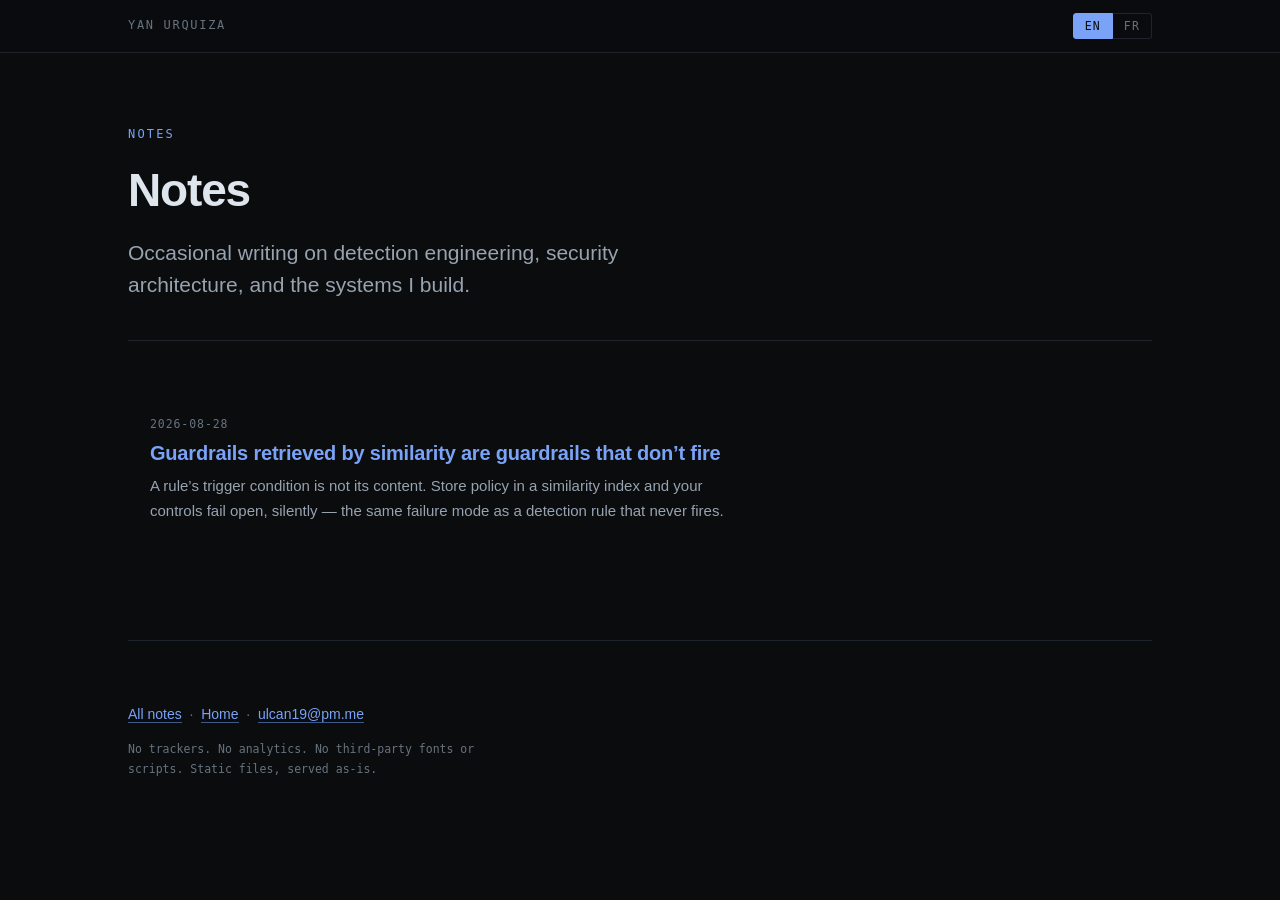
<file: notes/index.html>
<!DOCTYPE html>
<!--
  Same rules as the front page: one file, no build output you cannot read,
  no third-party anything. The CSP below is enforced by hash, so if you
  change a byte of the inline style or script, the page stops executing it.
  Regenerate with build.py rather than editing the hashes by hand.

  Disclosure policy: /.well-known/security.txt
  - Yan
-->
<html lang="en">
<head>
<meta charset="utf-8">
<meta http-equiv="Content-Security-Policy" content="default-src 'none'; script-src 'sha256-KfGsESvEz+jCX8xVicMwv64JnHQrKuyaW6OFuk45C/k='; style-src 'sha256-35J4e5z7XOuIh4kIiBUbuSPBWTdDoBjlUQrKYLNTdx4='; img-src 'self' data:; connect-src 'none'; form-action 'none'; base-uri 'none'; upgrade-insecure-requests">
<meta name="viewport" content="width=device-width, initial-scale=1">
<title>Notes — Yan Urquiza</title>
<meta name="description" content="Occasional writing on detection engineering, security architecture, and the systems I build.">
<meta property="og:title" content="Notes — Yan Urquiza">
<meta property="og:description" content="Occasional writing on detection engineering, security architecture, and the systems I build.">
<meta property="og:type" content="website">
<link rel="canonical" href="https://yan.kitaribu.xyz/notes/">
<style>
:root{
  --bg:#0a0c0e; --bg-2:#101317; --line:#1e242b; --line-2:#2a323b;
  --fg:#dfe5ec; --fg-dim:#98a3b0; --fg-faint:#68737f;
  --accent:#7aa2f7; --accent-dim:#3d5a8a; --warm:#e0a458; --good:#6cc39a;
  --mono:ui-monospace,"SF Mono",SFMono-Regular,"JetBrains Mono",Menlo,Consolas,monospace;
  --sans:-apple-system,BlinkMacSystemFont,"Segoe UI",Inter,Roboto,Helvetica,Arial,sans-serif;
  --measure:68ch;
}
*{box-sizing:border-box}
html{scroll-behavior:smooth}
body{margin:0;background:var(--bg);color:var(--fg);font-family:var(--sans);font-size:16.5px;line-height:1.65;-webkit-font-smoothing:antialiased}
.wrap{max-width:1080px;margin:0 auto;padding:0 28px}
a{color:var(--accent);text-decoration:none;border-bottom:1px solid var(--accent-dim)}
a:hover{border-bottom-color:var(--accent)}
.langbar{position:sticky;top:0;z-index:20;background:rgba(10,12,14,.86);backdrop-filter:blur(8px);border-bottom:1px solid var(--line)}
.langbar .wrap{display:flex;justify-content:space-between;align-items:center;height:52px;gap:16px}
.sig{font-family:var(--mono);font-size:12px;letter-spacing:.14em;text-transform:uppercase;color:var(--fg-faint);border:0}
a.sig:hover{color:var(--fg)}
.langs{display:flex}
.langs button{font-family:var(--mono);font-size:11.5px;letter-spacing:.1em;background:transparent;color:var(--fg-faint);border:1px solid var(--line);padding:5px 11px;cursor:pointer;transition:.15s}
.langs button:first-child{border-radius:3px 0 0 3px}
.langs button:last-child{border-radius:0 3px 3px 0;border-left:0}
.langs button[aria-pressed="true"]{color:var(--bg);background:var(--accent);border-color:var(--accent)}
.eyebrow{font-family:var(--mono);font-size:12px;letter-spacing:.18em;text-transform:uppercase;color:var(--accent);margin:0 0 20px}
h1{font-size:clamp(30px,4.6vw,46px);line-height:1.1;letter-spacing:-.025em;margin:0 0 22px;font-weight:600;max-width:24ch}
footer{padding:48px 0 72px;color:var(--fg-faint);font-size:14px;border-top:1px solid var(--line);margin-top:64px}
.foot-note{font-family:var(--mono);font-size:11.5px;line-height:1.7;max-width:52ch;margin:14px 0 0}
[data-lang-block]{display:none}
[data-lang-block].on{display:block}
.post-head{padding:72px 0 40px;border-bottom:1px solid var(--line)}
.meta{font-family:var(--mono);font-size:11.5px;letter-spacing:.1em;text-transform:uppercase;color:var(--fg-faint);margin:0}
.standfirst{font-size:clamp(18px,2.2vw,21px);line-height:1.5;color:var(--fg-dim);max-width:46ch;margin:0}
.prose{padding:48px 0 8px;max-width:var(--measure)}
.prose h2{font-size:clamp(21px,2.7vw,27px);line-height:1.25;letter-spacing:-.02em;margin:52px 0 16px;font-weight:600}
.prose h2:first-child{margin-top:0}
.prose h3{font-size:17.5px;margin:34px 0 10px;font-weight:600;letter-spacing:-.01em}
.prose p{margin:0 0 18px}
.prose ul,.prose ol{margin:0 0 18px;padding-left:22px}
.prose li{margin:0 0 9px}
.prose strong{color:var(--fg);font-weight:600}
.prose code{font-family:var(--mono);font-size:.88em;color:var(--warm);background:var(--bg-2);border:1px solid var(--line);border-radius:3px;padding:1px 5px}
.quote{border-left:2px solid var(--accent-dim);padding:2px 0 2px 20px;margin:0 0 20px;color:var(--fg);font-family:var(--mono);font-size:14.5px;line-height:1.6}
.callout{border:1px solid var(--line);border-left:2px solid var(--warm);border-radius:0 4px 4px 0;background:var(--bg-2);padding:20px 22px;margin:0 0 22px}
.callout p:last-child{margin-bottom:0}
.layers{width:100%;border-collapse:collapse;margin:0 0 22px;font-size:14.5px}
.layers th,.layers td{text-align:left;padding:11px 14px 11px 0;border-bottom:1px solid var(--line);vertical-align:top}
.layers th{font-family:var(--mono);font-size:11px;letter-spacing:.12em;text-transform:uppercase;color:var(--fg-faint);font-weight:400}
.layers td:first-child{color:var(--fg);font-weight:600;white-space:nowrap}
.layers code{white-space:nowrap}
.kicker{font-size:19px;line-height:1.5;color:var(--fg);border-top:1px solid var(--line);padding-top:26px;margin:38px 0 0}
.repo{display:flex;flex-wrap:wrap;gap:10px;margin:34px 0 0}
.repo a{font-family:var(--mono);font-size:12.5px;letter-spacing:.06em;border:1px solid var(--line-2);border-radius:3px;padding:10px 16px;color:var(--fg-dim);transition:.15s}
.repo a:hover{color:var(--fg);border-color:var(--accent-dim);background:var(--bg-2)}
.notes-list{list-style:none;margin:0;padding:0;max-width:var(--measure)}
.notes-list li{border-bottom:1px solid var(--line);padding:26px 0}
.notes-list li:last-child{border-bottom:0}
.notes-list .d{font-family:var(--mono);font-size:11.5px;letter-spacing:.08em;color:var(--fg-faint);display:block;margin-bottom:7px}
.notes-list h2{font-size:20px;margin:0 0 8px;font-weight:600;letter-spacing:-.01em}
.notes-list h2 a{border:0}
.notes-list p{color:var(--fg-dim);font-size:15px;margin:0}
</style>
</head>
<body>
<div class="langbar">
  <div class="wrap">
    <a class="sig" href="/">Yan Urquiza</a>
    <div class="langs" role="group" aria-label="Language">
      <button type="button" data-lang="en" aria-pressed="true">EN</button>
      <button type="button" data-lang="fr" aria-pressed="false">FR</button>
    </div>
  </div>
</div>
<div class="wrap">
<header class="post-head">
  <p class="eyebrow" data-en="Notes" data-fr="Notes">Notes</p>
  <h1 data-en="Notes" data-fr="Notes">Notes</h1>
  <p class="standfirst" data-en="Occasional writing on detection engineering, security architecture, and the systems I build."
     data-fr="Écrits occasionnels sur l&rsquo;ingénierie de détection, l&rsquo;architecture de sécurité, et les systèmes que je construis.">Occasional writing on detection engineering, security architecture, and the systems I build.</p>
</header>

<section class="prose">
<ul class="notes-list">
  <li>
    <span class="d"><time datetime="2026-08-28">2026-08-28</time></span>
    <h2><a href="/notes/guardrails-retrieved-by-similarity/"
           data-en="Guardrails retrieved by similarity are guardrails that don&rsquo;t fire"
           data-fr="Un garde-fou récupéré par similarité est un garde-fou qui ne se déclenche pas">Guardrails retrieved by similarity are guardrails that don&rsquo;t fire</a></h2>
    <p data-en="A rule&rsquo;s trigger condition is not its content. Store policy in a similarity index and your controls fail open, silently &mdash; the same failure mode as a detection rule that never fires."
       data-fr="La condition de déclenchement d&rsquo;une règle n&rsquo;est pas son contenu. Rangez la politique dans un index de similarité et vos contrôles échouent en silence &mdash; le mode de défaillance d&rsquo;une règle de détection qui ne se déclenche jamais.">A rule&rsquo;s trigger condition is not its content. Store policy in a similarity index and your controls fail open, silently &mdash; the same failure mode as a detection rule that never fires.</p>
  </li>
</ul>
</section>

<footer>
  <p><a href="/notes/" data-en="All notes" data-fr="Toutes les notes">All notes</a> &nbsp;·&nbsp; <a href="/" data-en="Home" data-fr="Accueil">Home</a> &nbsp;·&nbsp; <a href="mailto:ulcan19@pm.me">ulcan19@pm.me</a></p>
  <p class="foot-note" data-en="No trackers. No analytics. No third-party fonts or scripts. Static files, served as-is."
     data-fr="Aucun traceur. Aucune analytique. Aucune police ni script tiers. Des fichiers statiques, servis tels quels.">No trackers. No analytics. No third-party fonts or scripts. Static files, served as-is.</p>
</footer>
</div>
<script>
(function(){
  // Progressive enhancement only. The English content is already in the HTML
  // and already visible; this script swaps it, it does not reveal it. If the
  // CSP hash stops matching, the page degrades to readable English rather
  // than to a blank page.
  var buttons = document.querySelectorAll('.langs button');
  var blocks = document.querySelectorAll('[data-lang-block]');
  var attrs = document.querySelectorAll('[data-en],[data-fr]');
  function setLang(lang){
    document.documentElement.lang = lang;
    blocks.forEach(function(b){ b.classList.toggle('on', b.dataset.langBlock === lang); });
    attrs.forEach(function(n){
      var v = n.getAttribute('data-' + lang);
      if (v !== null) n.innerHTML = v;
    });
    buttons.forEach(function(b){ b.setAttribute('aria-pressed', String(b.dataset.lang === lang)); });
    try { localStorage.setItem('yu-lang', lang); } catch(e){}
  }
  buttons.forEach(function(b){ b.addEventListener('click', function(){ setLang(b.dataset.lang); }); });
  var saved = null;
  try { saved = localStorage.getItem('yu-lang'); } catch(e){}
  if (saved === 'fr' || (!saved && (navigator.language||'en').toLowerCase().indexOf('fr') === 0)) setLang('fr');
})();
</script>
</body>
</html>
</file>
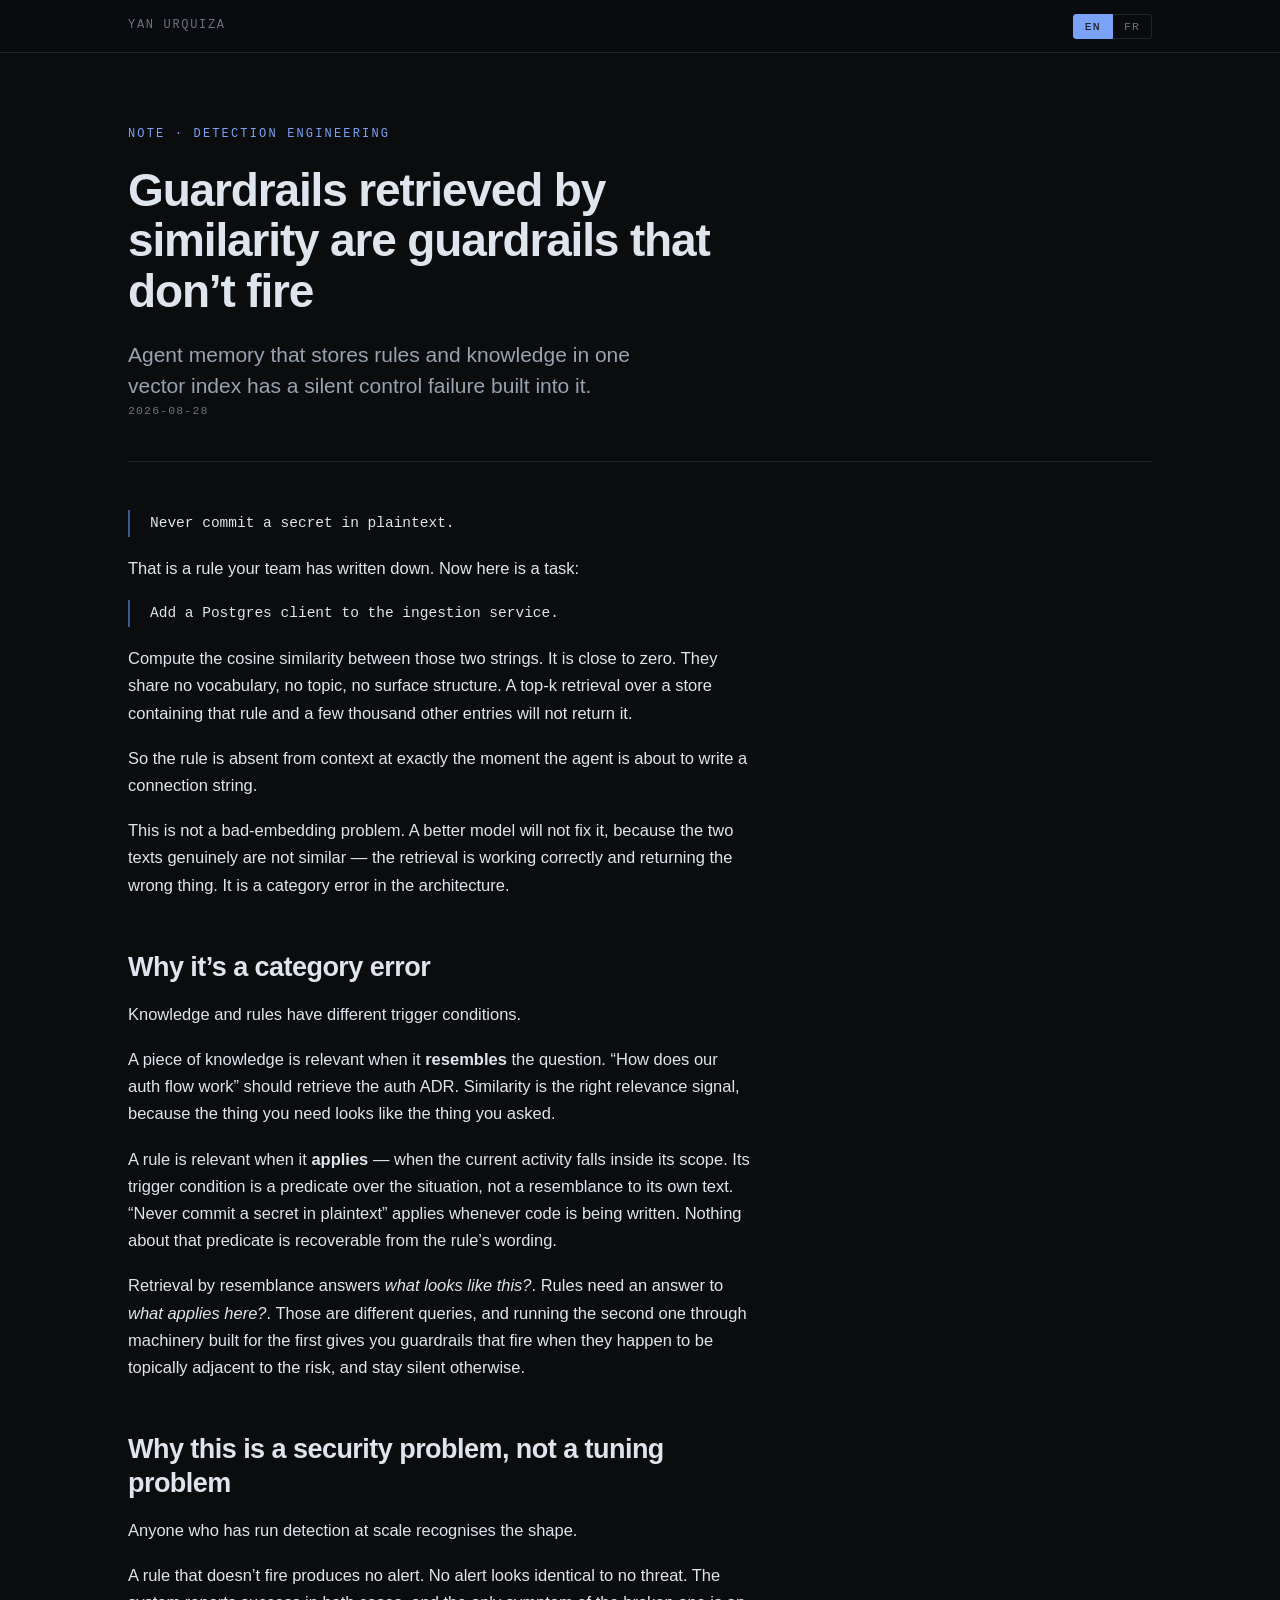
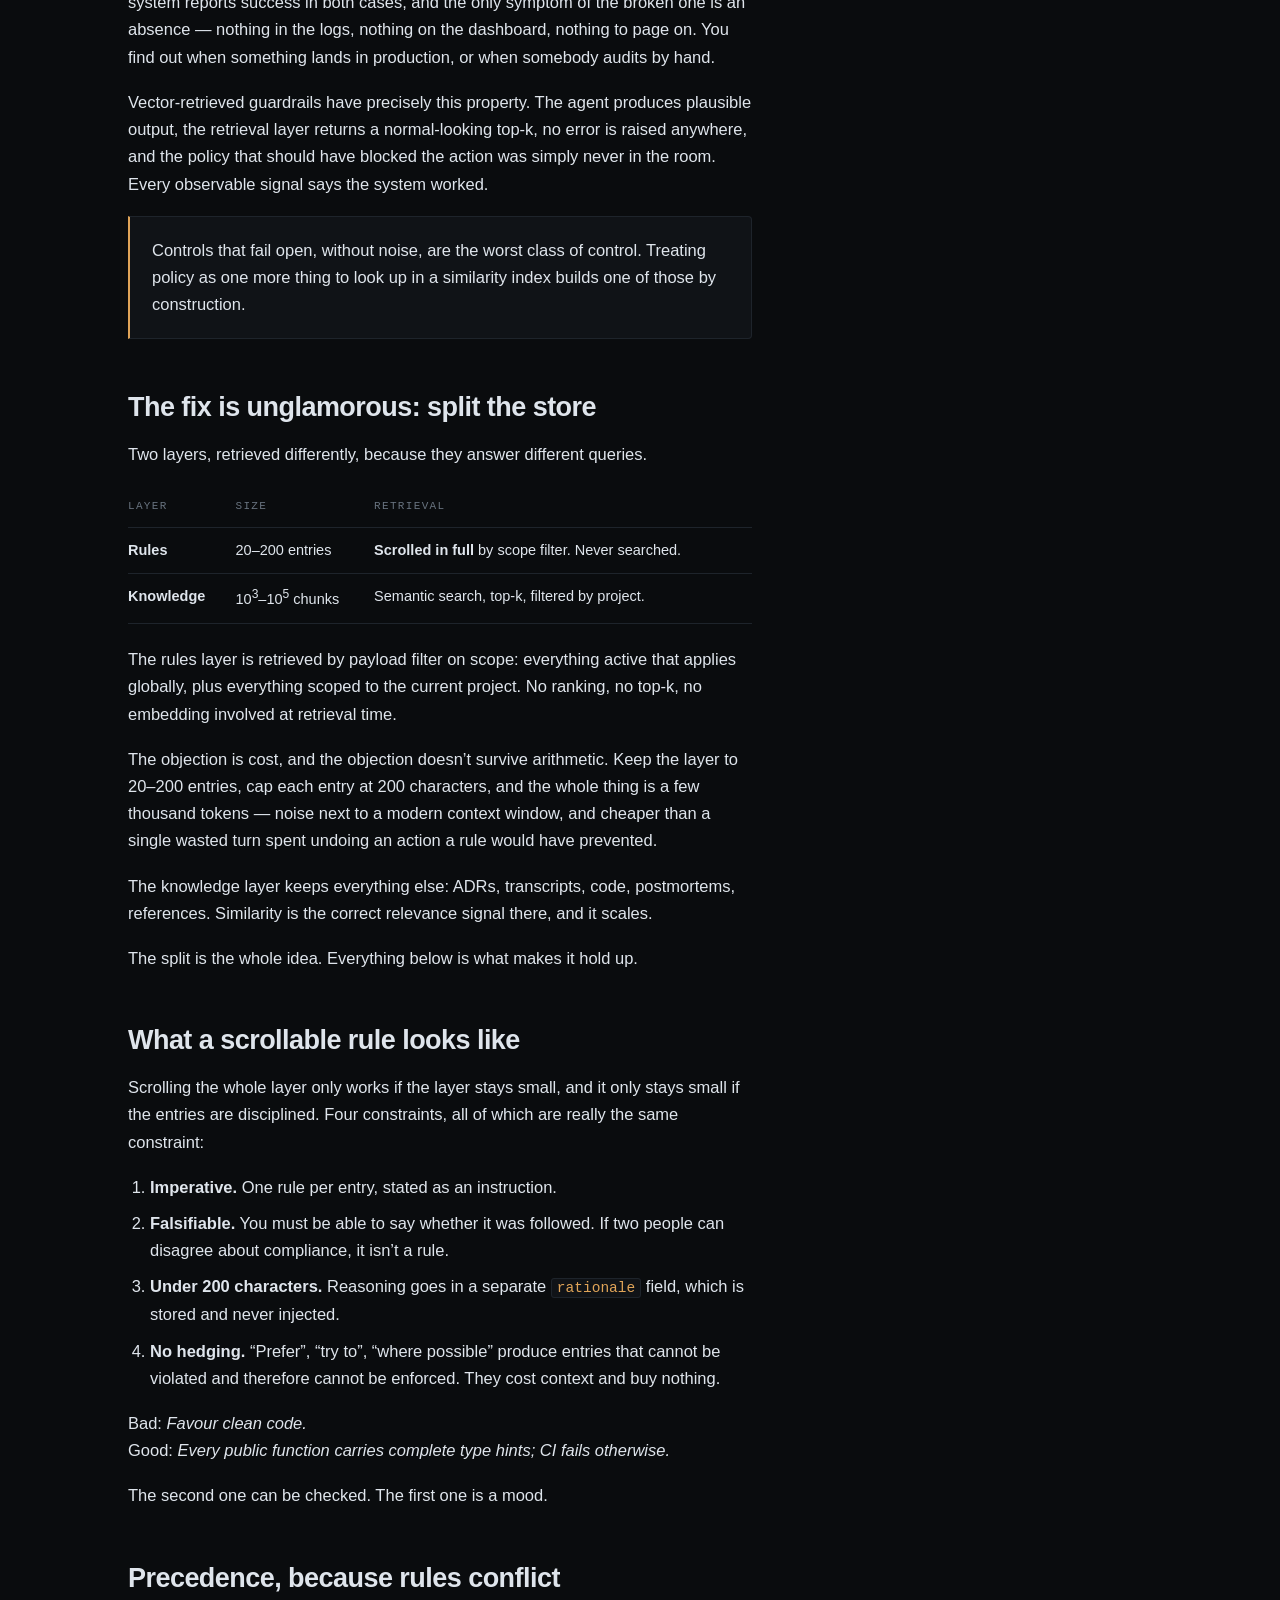
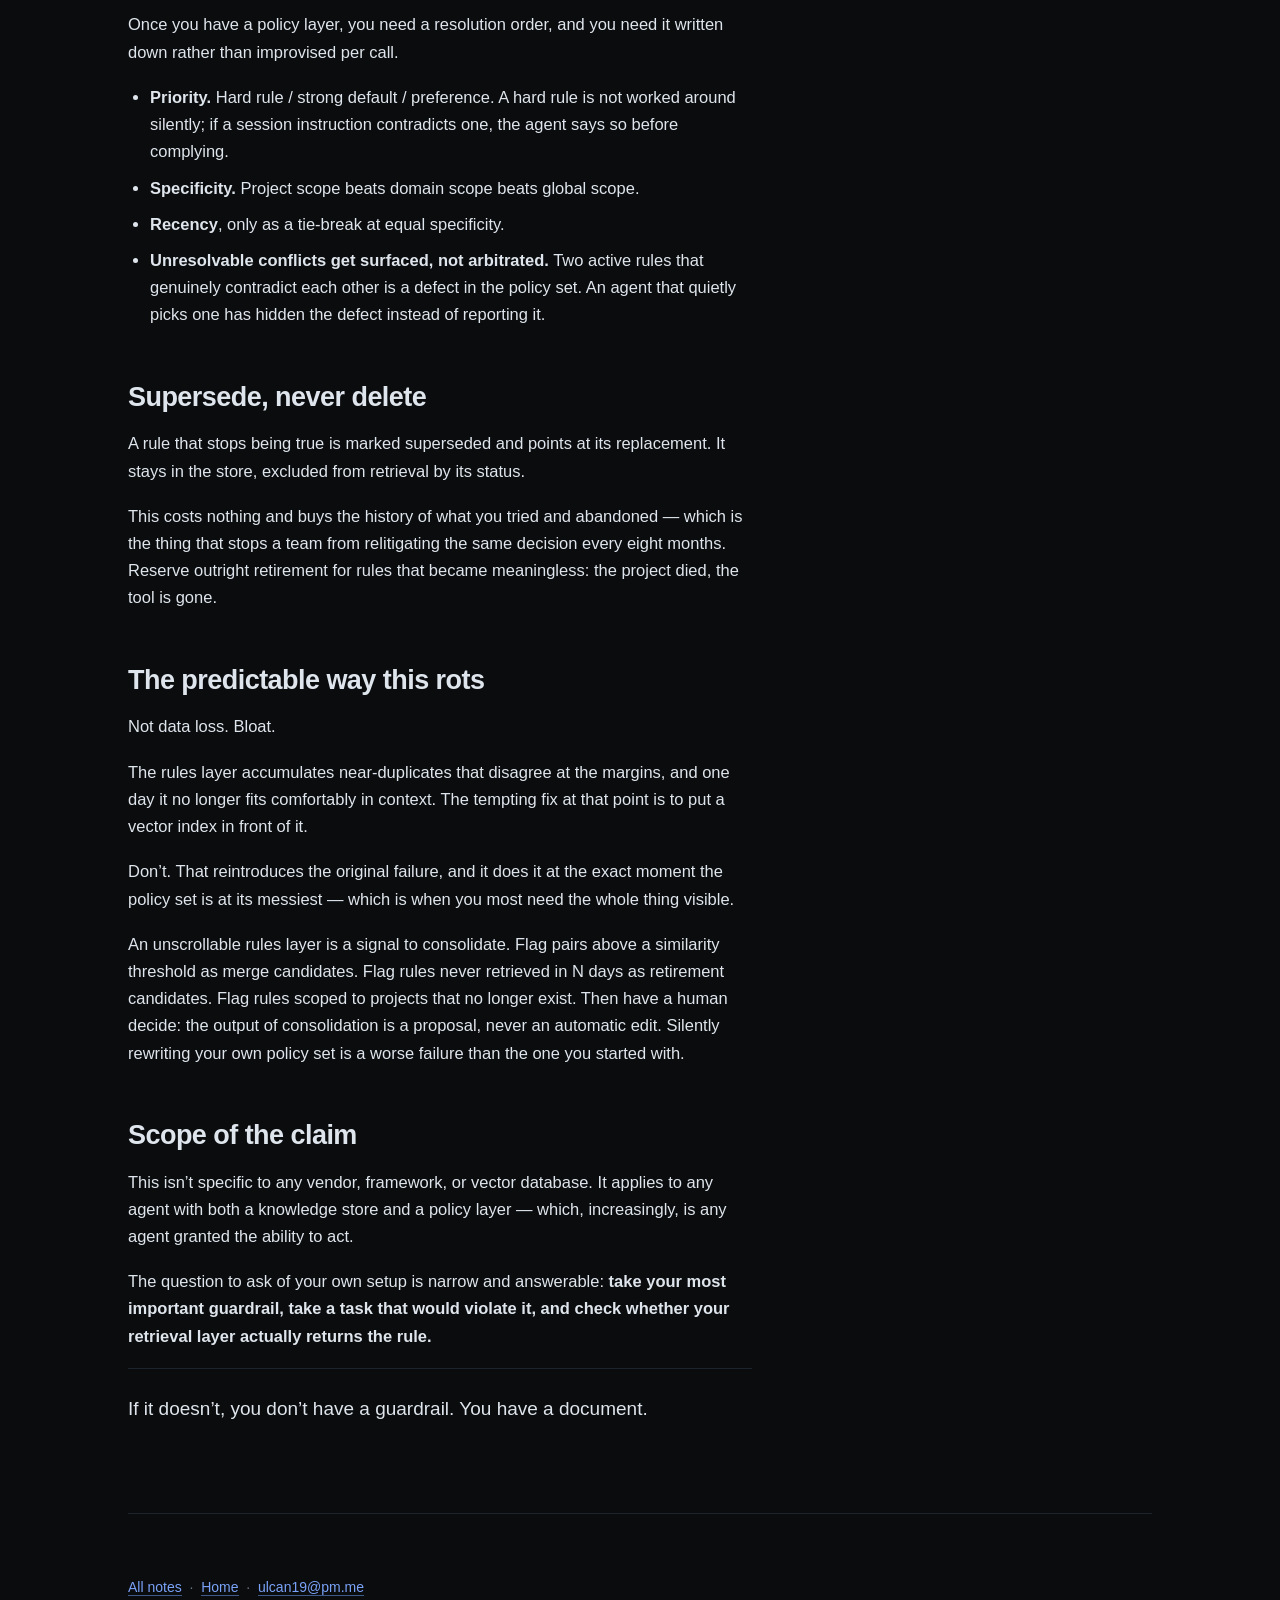
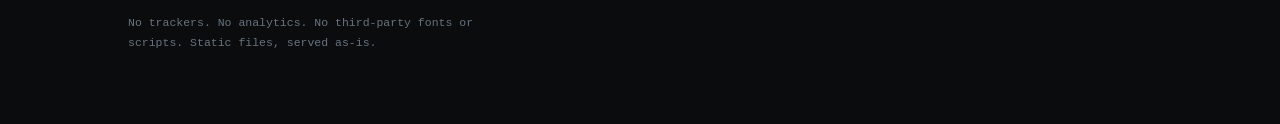
<file: notes/guardrails-retrieved-by-similarity/index.html>
<!DOCTYPE html>
<!--
  Same rules as the front page: one file, no build output you cannot read,
  no third-party anything. The CSP below is enforced by hash, so if you
  change a byte of the inline style or script, the page stops executing it.
  Regenerate with build.py rather than editing the hashes by hand.

  Disclosure policy: /.well-known/security.txt
  - Yan
-->
<html lang="en">
<head>
<meta charset="utf-8">
<meta http-equiv="Content-Security-Policy" content="default-src 'none'; script-src 'sha256-KfGsESvEz+jCX8xVicMwv64JnHQrKuyaW6OFuk45C/k='; style-src 'sha256-35J4e5z7XOuIh4kIiBUbuSPBWTdDoBjlUQrKYLNTdx4='; img-src 'self' data:; connect-src 'none'; form-action 'none'; base-uri 'none'; upgrade-insecure-requests">
<meta name="viewport" content="width=device-width, initial-scale=1">
<title>Guardrails retrieved by similarity are guardrails that don't fire — Yan Urquiza</title>
<meta name="description" content="A rule's trigger condition is not its content. Storing agent policy in a similarity index builds a control that fails open, silently.">
<meta property="og:title" content="Guardrails retrieved by similarity are guardrails that don't fire">
<meta property="og:description" content="A rule's trigger condition is not its content. Storing agent policy in a similarity index builds a control that fails open, silently.">
<meta property="og:type" content="article">
<link rel="canonical" href="https://yan.kitaribu.xyz/notes/guardrails-retrieved-by-similarity/">
<style>
:root{
  --bg:#0a0c0e; --bg-2:#101317; --line:#1e242b; --line-2:#2a323b;
  --fg:#dfe5ec; --fg-dim:#98a3b0; --fg-faint:#68737f;
  --accent:#7aa2f7; --accent-dim:#3d5a8a; --warm:#e0a458; --good:#6cc39a;
  --mono:ui-monospace,"SF Mono",SFMono-Regular,"JetBrains Mono",Menlo,Consolas,monospace;
  --sans:-apple-system,BlinkMacSystemFont,"Segoe UI",Inter,Roboto,Helvetica,Arial,sans-serif;
  --measure:68ch;
}
*{box-sizing:border-box}
html{scroll-behavior:smooth}
body{margin:0;background:var(--bg);color:var(--fg);font-family:var(--sans);font-size:16.5px;line-height:1.65;-webkit-font-smoothing:antialiased}
.wrap{max-width:1080px;margin:0 auto;padding:0 28px}
a{color:var(--accent);text-decoration:none;border-bottom:1px solid var(--accent-dim)}
a:hover{border-bottom-color:var(--accent)}
.langbar{position:sticky;top:0;z-index:20;background:rgba(10,12,14,.86);backdrop-filter:blur(8px);border-bottom:1px solid var(--line)}
.langbar .wrap{display:flex;justify-content:space-between;align-items:center;height:52px;gap:16px}
.sig{font-family:var(--mono);font-size:12px;letter-spacing:.14em;text-transform:uppercase;color:var(--fg-faint);border:0}
a.sig:hover{color:var(--fg)}
.langs{display:flex}
.langs button{font-family:var(--mono);font-size:11.5px;letter-spacing:.1em;background:transparent;color:var(--fg-faint);border:1px solid var(--line);padding:5px 11px;cursor:pointer;transition:.15s}
.langs button:first-child{border-radius:3px 0 0 3px}
.langs button:last-child{border-radius:0 3px 3px 0;border-left:0}
.langs button[aria-pressed="true"]{color:var(--bg);background:var(--accent);border-color:var(--accent)}
.eyebrow{font-family:var(--mono);font-size:12px;letter-spacing:.18em;text-transform:uppercase;color:var(--accent);margin:0 0 20px}
h1{font-size:clamp(30px,4.6vw,46px);line-height:1.1;letter-spacing:-.025em;margin:0 0 22px;font-weight:600;max-width:24ch}
footer{padding:48px 0 72px;color:var(--fg-faint);font-size:14px;border-top:1px solid var(--line);margin-top:64px}
.foot-note{font-family:var(--mono);font-size:11.5px;line-height:1.7;max-width:52ch;margin:14px 0 0}
[data-lang-block]{display:none}
[data-lang-block].on{display:block}
.post-head{padding:72px 0 40px;border-bottom:1px solid var(--line)}
.meta{font-family:var(--mono);font-size:11.5px;letter-spacing:.1em;text-transform:uppercase;color:var(--fg-faint);margin:0}
.standfirst{font-size:clamp(18px,2.2vw,21px);line-height:1.5;color:var(--fg-dim);max-width:46ch;margin:0}
.prose{padding:48px 0 8px;max-width:var(--measure)}
.prose h2{font-size:clamp(21px,2.7vw,27px);line-height:1.25;letter-spacing:-.02em;margin:52px 0 16px;font-weight:600}
.prose h2:first-child{margin-top:0}
.prose h3{font-size:17.5px;margin:34px 0 10px;font-weight:600;letter-spacing:-.01em}
.prose p{margin:0 0 18px}
.prose ul,.prose ol{margin:0 0 18px;padding-left:22px}
.prose li{margin:0 0 9px}
.prose strong{color:var(--fg);font-weight:600}
.prose code{font-family:var(--mono);font-size:.88em;color:var(--warm);background:var(--bg-2);border:1px solid var(--line);border-radius:3px;padding:1px 5px}
.quote{border-left:2px solid var(--accent-dim);padding:2px 0 2px 20px;margin:0 0 20px;color:var(--fg);font-family:var(--mono);font-size:14.5px;line-height:1.6}
.callout{border:1px solid var(--line);border-left:2px solid var(--warm);border-radius:0 4px 4px 0;background:var(--bg-2);padding:20px 22px;margin:0 0 22px}
.callout p:last-child{margin-bottom:0}
.layers{width:100%;border-collapse:collapse;margin:0 0 22px;font-size:14.5px}
.layers th,.layers td{text-align:left;padding:11px 14px 11px 0;border-bottom:1px solid var(--line);vertical-align:top}
.layers th{font-family:var(--mono);font-size:11px;letter-spacing:.12em;text-transform:uppercase;color:var(--fg-faint);font-weight:400}
.layers td:first-child{color:var(--fg);font-weight:600;white-space:nowrap}
.layers code{white-space:nowrap}
.kicker{font-size:19px;line-height:1.5;color:var(--fg);border-top:1px solid var(--line);padding-top:26px;margin:38px 0 0}
.repo{display:flex;flex-wrap:wrap;gap:10px;margin:34px 0 0}
.repo a{font-family:var(--mono);font-size:12.5px;letter-spacing:.06em;border:1px solid var(--line-2);border-radius:3px;padding:10px 16px;color:var(--fg-dim);transition:.15s}
.repo a:hover{color:var(--fg);border-color:var(--accent-dim);background:var(--bg-2)}
.notes-list{list-style:none;margin:0;padding:0;max-width:var(--measure)}
.notes-list li{border-bottom:1px solid var(--line);padding:26px 0}
.notes-list li:last-child{border-bottom:0}
.notes-list .d{font-family:var(--mono);font-size:11.5px;letter-spacing:.08em;color:var(--fg-faint);display:block;margin-bottom:7px}
.notes-list h2{font-size:20px;margin:0 0 8px;font-weight:600;letter-spacing:-.01em}
.notes-list h2 a{border:0}
.notes-list p{color:var(--fg-dim);font-size:15px;margin:0}
</style>
</head>
<body>
<div class="langbar">
  <div class="wrap">
    <a class="sig" href="/">Yan Urquiza</a>
    <div class="langs" role="group" aria-label="Language">
      <button type="button" data-lang="en" aria-pressed="true">EN</button>
      <button type="button" data-lang="fr" aria-pressed="false">FR</button>
    </div>
  </div>
</div>
<div class="wrap">
<header class="post-head">
  <p class="eyebrow" data-en="Note &middot; Detection engineering" data-fr="Note &middot; Ingénierie de détection">Note &middot; Detection engineering</p>
  <h1 data-en="Guardrails retrieved by similarity are guardrails that don&rsquo;t fire"
      data-fr="Un garde-fou récupéré par similarité est un garde-fou qui ne se déclenche pas">Guardrails retrieved by similarity are guardrails that don&rsquo;t fire</h1>
  <p class="standfirst" data-en="Agent memory that stores rules and knowledge in one vector index has a silent control failure built into it."
     data-fr="Une mémoire d&rsquo;agent qui range règles et connaissances dans un même index vectoriel embarque une défaillance de contrôle silencieuse.">Agent memory that stores rules and knowledge in one vector index has a silent control failure built into it.</p>
  <p class="meta"><time datetime="2026-08-28">2026-08-28</time></p>
</header>

<article class="prose">
<div data-lang-block="en" class="on">

<p class="quote">Never commit a secret in plaintext.</p>

<p>That is a rule your team has written down. Now here is a task:</p>

<p class="quote">Add a Postgres client to the ingestion service.</p>

<p>Compute the cosine similarity between those two strings. It is close to zero. They share no vocabulary, no topic, no surface structure. A top-k retrieval over a store containing that rule and a few thousand other entries will not return it.</p>

<p>So the rule is absent from context at exactly the moment the agent is about to write a connection string.</p>

<p>This is not a bad-embedding problem. A better model will not fix it, because the two texts genuinely are not similar &mdash; the retrieval is working correctly and returning the wrong thing. It is a category error in the architecture.</p>

<h2>Why it&rsquo;s a category error</h2>

<p>Knowledge and rules have different trigger conditions.</p>

<p>A piece of knowledge is relevant when it <strong>resembles</strong> the question. &ldquo;How does our auth flow work&rdquo; should retrieve the auth ADR. Similarity is the right relevance signal, because the thing you need looks like the thing you asked.</p>

<p>A rule is relevant when it <strong>applies</strong> &mdash; when the current activity falls inside its scope. Its trigger condition is a predicate over the situation, not a resemblance to its own text. &ldquo;Never commit a secret in plaintext&rdquo; applies whenever code is being written. Nothing about that predicate is recoverable from the rule&rsquo;s wording.</p>

<p>Retrieval by resemblance answers <em>what looks like this?</em>. Rules need an answer to <em>what applies here?</em>. Those are different queries, and running the second one through machinery built for the first gives you guardrails that fire when they happen to be topically adjacent to the risk, and stay silent otherwise.</p>

<h2>Why this is a security problem, not a tuning problem</h2>

<p>Anyone who has run detection at scale recognises the shape.</p>

<p>A rule that doesn&rsquo;t fire produces no alert. No alert looks identical to no threat. The system reports success in both cases, and the only symptom of the broken one is an absence &mdash; nothing in the logs, nothing on the dashboard, nothing to page on. You find out when something lands in production, or when somebody audits by hand.</p>

<p>Vector-retrieved guardrails have precisely this property. The agent produces plausible output, the retrieval layer returns a normal-looking top-k, no error is raised anywhere, and the policy that should have blocked the action was simply never in the room. Every observable signal says the system worked.</p>

<div class="callout"><p>Controls that fail open, without noise, are the worst class of control. Treating policy as one more thing to look up in a similarity index builds one of those by construction.</p></div>

<h2>The fix is unglamorous: split the store</h2>

<p>Two layers, retrieved differently, because they answer different queries.</p>

<table class="layers">
<thead><tr><th>Layer</th><th>Size</th><th>Retrieval</th></tr></thead>
<tbody>
<tr><td>Rules</td><td>20&ndash;200 entries</td><td><strong>Scrolled in full</strong> by scope filter. Never searched.</td></tr>
<tr><td>Knowledge</td><td>10<sup>3</sup>&ndash;10<sup>5</sup> chunks</td><td>Semantic search, top-k, filtered by project.</td></tr>
</tbody>
</table>

<p>The rules layer is retrieved by payload filter on scope: everything active that applies globally, plus everything scoped to the current project. No ranking, no top-k, no embedding involved at retrieval time.</p>

<p>The objection is cost, and the objection doesn&rsquo;t survive arithmetic. Keep the layer to 20&ndash;200 entries, cap each entry at 200 characters, and the whole thing is a few thousand tokens &mdash; noise next to a modern context window, and cheaper than a single wasted turn spent undoing an action a rule would have prevented.</p>

<p>The knowledge layer keeps everything else: ADRs, transcripts, code, postmortems, references. Similarity is the correct relevance signal there, and it scales.</p>

<p>The split is the whole idea. Everything below is what makes it hold up.</p>

<h2>What a scrollable rule looks like</h2>

<p>Scrolling the whole layer only works if the layer stays small, and it only stays small if the entries are disciplined. Four constraints, all of which are really the same constraint:</p>

<ol>
<li><strong>Imperative.</strong> One rule per entry, stated as an instruction.</li>
<li><strong>Falsifiable.</strong> You must be able to say whether it was followed. If two people can disagree about compliance, it isn&rsquo;t a rule.</li>
<li><strong>Under 200 characters.</strong> Reasoning goes in a separate <code>rationale</code> field, which is stored and never injected.</li>
<li><strong>No hedging.</strong> &ldquo;Prefer&rdquo;, &ldquo;try to&rdquo;, &ldquo;where possible&rdquo; produce entries that cannot be violated and therefore cannot be enforced. They cost context and buy nothing.</li>
</ol>

<p>Bad: <em>Favour clean code.</em><br>
Good: <em>Every public function carries complete type hints; CI fails otherwise.</em></p>

<p>The second one can be checked. The first one is a mood.</p>

<h2>Precedence, because rules conflict</h2>

<p>Once you have a policy layer, you need a resolution order, and you need it written down rather than improvised per call.</p>

<ul>
<li><strong>Priority.</strong> Hard rule / strong default / preference. A hard rule is not worked around silently; if a session instruction contradicts one, the agent says so before complying.</li>
<li><strong>Specificity.</strong> Project scope beats domain scope beats global scope.</li>
<li><strong>Recency</strong>, only as a tie-break at equal specificity.</li>
<li><strong>Unresolvable conflicts get surfaced, not arbitrated.</strong> Two active rules that genuinely contradict each other is a defect in the policy set. An agent that quietly picks one has hidden the defect instead of reporting it.</li>
</ul>

<h2>Supersede, never delete</h2>

<p>A rule that stops being true is marked superseded and points at its replacement. It stays in the store, excluded from retrieval by its status.</p>

<p>This costs nothing and buys the history of what you tried and abandoned &mdash; which is the thing that stops a team from relitigating the same decision every eight months. Reserve outright retirement for rules that became meaningless: the project died, the tool is gone.</p>

<h2>The predictable way this rots</h2>

<p>Not data loss. Bloat.</p>

<p>The rules layer accumulates near-duplicates that disagree at the margins, and one day it no longer fits comfortably in context. The tempting fix at that point is to put a vector index in front of it.</p>

<p>Don&rsquo;t. That reintroduces the original failure, and it does it at the exact moment the policy set is at its messiest &mdash; which is when you most need the whole thing visible.</p>

<p>An unscrollable rules layer is a signal to consolidate. Flag pairs above a similarity threshold as merge candidates. Flag rules never retrieved in N days as retirement candidates. Flag rules scoped to projects that no longer exist. Then have a human decide: the output of consolidation is a proposal, never an automatic edit. Silently rewriting your own policy set is a worse failure than the one you started with.</p>

<h2>Scope of the claim</h2>

<p>This isn&rsquo;t specific to any vendor, framework, or vector database. It applies to any agent with both a knowledge store and a policy layer &mdash; which, increasingly, is any agent granted the ability to act.</p>

<p>The question to ask of your own setup is narrow and answerable: <strong>take your most important guardrail, take a task that would violate it, and check whether your retrieval layer actually returns the rule.</strong></p>

<p class="kicker">If it doesn&rsquo;t, you don&rsquo;t have a guardrail. You have a document.</p>
<!--
<div class="repo">
<a href="https://github.com/Karibusan/scoped-memory" rel="noopener">Reference implementation &mdash; schema, ingestion, consolidation</a>
</div>
-->
</div>

<div data-lang-block="fr">

<p class="quote">Ne jamais commiter un secret en clair.</p>

<p>Voilà une règle que votre équipe a écrite. Voici maintenant une tâche&nbsp;:</p>

<p class="quote">Ajouter un client Postgres au service d&rsquo;ingestion.</p>

<p>Calculez la similarité cosinus entre ces deux chaînes. Elle est proche de zéro. Aucun vocabulaire commun, aucun sujet commun, aucune structure commune. Une recherche top-k sur un index contenant cette règle et quelques milliers d&rsquo;autres entrées ne la retournera pas.</p>

<p>La règle est donc absente du contexte au moment précis où l&rsquo;agent s&rsquo;apprête à écrire une chaîne de connexion.</p>

<p>Ce n&rsquo;est pas un problème d&rsquo;embedding. Un meilleur modèle n&rsquo;y changera rien&nbsp;: les deux textes ne se ressemblent réellement pas &mdash; la recherche fonctionne correctement et retourne la mauvaise chose. C&rsquo;est une erreur de catégorie dans l&rsquo;architecture.</p>

<h2>Pourquoi c&rsquo;est une erreur de catégorie</h2>

<p>Connaissances et règles n&rsquo;ont pas la même condition de déclenchement.</p>

<p>Une connaissance est pertinente quand elle <strong>ressemble</strong> à la question. «&nbsp;Comment marche notre flux d&rsquo;authentification&nbsp;» doit retourner l&rsquo;ADR correspondant. La similarité est le bon signal de pertinence, parce que ce dont vous avez besoin ressemble à ce que vous avez demandé.</p>

<p>Une règle est pertinente quand elle <strong>s&rsquo;applique</strong> &mdash; quand l&rsquo;activité en cours tombe dans sa portée. Sa condition de déclenchement est un prédicat sur la situation, pas une ressemblance avec son propre texte. «&nbsp;Ne jamais commiter un secret en clair&nbsp;» s&rsquo;applique dès qu&rsquo;on écrit du code. Rien de ce prédicat n&rsquo;est récupérable depuis la formulation de la règle.</p>

<p>La récupération par ressemblance répond à <em>qu&rsquo;est-ce qui ressemble à ça&nbsp;?</em>. Les règles exigent une réponse à <em>qu&rsquo;est-ce qui s&rsquo;applique ici&nbsp;?</em>. Ce sont deux requêtes différentes, et faire passer la seconde par une machinerie conçue pour la première donne des garde-fous qui se déclenchent quand ils se trouvent être thématiquement voisins du risque, et restent muets sinon.</p>

<h2>Pourquoi c&rsquo;est un problème de sécurité, pas de réglage</h2>

<p>Quiconque a fait de la détection à l&rsquo;échelle reconnaît le motif.</p>

<p>Une règle qui ne se déclenche pas ne produit aucune alerte. L&rsquo;absence d&rsquo;alerte est indiscernable de l&rsquo;absence de menace. Le système signale un succès dans les deux cas, et le seul symptôme du cas défaillant est une absence &mdash; rien dans les logs, rien sur le tableau de bord, rien qui réveille personne. On l&rsquo;apprend quand quelque chose atterrit en production, ou quand quelqu&rsquo;un audite à la main.</p>

<p>Les garde-fous récupérés par vecteur ont exactement cette propriété. L&rsquo;agent produit une sortie plausible, la couche de récupération retourne un top-k d&rsquo;apparence normale, aucune erreur nulle part, et la politique qui aurait dû bloquer l&rsquo;action n&rsquo;était simplement jamais dans la pièce. Tous les signaux observables disent que le système a marché.</p>

<div class="callout"><p>Les contrôles qui échouent en mode passant, sans bruit, sont la pire catégorie de contrôle. Traiter la politique comme une chose de plus à chercher dans un index de similarité en construit un par conception.</p></div>

<h2>Le correctif est sans gloire&nbsp;: séparer le stockage</h2>

<p>Deux couches, récupérées différemment, parce qu&rsquo;elles répondent à des requêtes différentes.</p>

<table class="layers">
<thead><tr><th>Couche</th><th>Volume</th><th>Récupération</th></tr></thead>
<tbody>
<tr><td>Règles</td><td>20&ndash;200 entrées</td><td><strong>Scrollée intégralement</strong> par filtre de portée. Jamais cherchée.</td></tr>
<tr><td>Connaissances</td><td>10<sup>3</sup>&ndash;10<sup>5</sup> chunks</td><td>Recherche sémantique, top-k, filtrée par projet.</td></tr>
</tbody>
</table>

<p>La couche de règles se récupère par filtre sur le payload&nbsp;: tout ce qui est actif et s&rsquo;applique globalement, plus tout ce qui est rattaché au projet courant. Aucun classement, aucun top-k, aucun embedding impliqué au moment de la récupération.</p>

<p>L&rsquo;objection est le coût, et elle ne survit pas à l&rsquo;arithmétique. Maintenez la couche entre 20 et 200 entrées, plafonnez chacune à 200 caractères, et l&rsquo;ensemble pèse quelques milliers de tokens &mdash; du bruit à côté d&rsquo;une fenêtre de contexte moderne, et moins cher qu&rsquo;un seul tour gâché à défaire une action qu&rsquo;une règle aurait empêchée.</p>

<p>La couche de connaissances garde tout le reste&nbsp;: ADR, transcriptions, code, postmortems, références. La similarité y est le bon signal de pertinence, et elle passe à l&rsquo;échelle.</p>

<p>La séparation, c&rsquo;est toute l&rsquo;idée. Ce qui suit ne sert qu&rsquo;à la rendre tenable.</p>

<h2>À quoi ressemble une règle scrollable</h2>

<p>Scroller toute la couche ne fonctionne que si elle reste petite, et elle ne reste petite que si les entrées sont disciplinées. Quatre contraintes, qui n&rsquo;en font qu&rsquo;une&nbsp;:</p>

<ol>
<li><strong>Impérative.</strong> Une règle par entrée, formulée comme une instruction.</li>
<li><strong>Falsifiable.</strong> On doit pouvoir dire si elle a été respectée. Si deux personnes peuvent en débattre, ce n&rsquo;est pas une règle.</li>
<li><strong>Moins de 200 caractères.</strong> Le raisonnement va dans un champ <code>rationale</code> séparé, stocké et jamais injecté.</li>
<li><strong>Aucune formulation molle.</strong> «&nbsp;Privilégier&nbsp;», «&nbsp;essayer de&nbsp;», «&nbsp;autant que possible&nbsp;» produisent des entrées qui ne peuvent pas être violées, donc pas appliquées. Elles coûtent du contexte et n&rsquo;achètent rien.</li>
</ol>

<p>Mauvais&nbsp;: <em>Privilégier du code propre.</em><br>
Bon&nbsp;: <em>Toute fonction publique porte des type hints complets&nbsp;; le CI échoue sinon.</em></p>

<p>La seconde est vérifiable. La première est une humeur.</p>

<h2>Précédence, parce que les règles se contredisent</h2>

<p>Dès qu&rsquo;on a une couche de politique, il faut un ordre de résolution, et il doit être écrit plutôt qu&rsquo;improvisé à chaque appel.</p>

<ul>
<li><strong>Priorité.</strong> Règle dure / défaut fort / préférence. Une règle dure ne se contourne pas en silence&nbsp;; si une consigne de session la contredit, l&rsquo;agent le dit avant d&rsquo;obéir.</li>
<li><strong>Spécificité.</strong> La portée projet l&rsquo;emporte sur la portée domaine, qui l&rsquo;emporte sur la portée globale.</li>
<li><strong>Récence</strong>, uniquement en départage à spécificité égale.</li>
<li><strong>Les conflits insolubles sont signalés, pas arbitrés.</strong> Deux règles actives qui se contredisent réellement, c&rsquo;est un défaut du jeu de règles. Un agent qui en choisit une en silence a masqué le défaut au lieu de le signaler.</li>
</ul>

<h2>Superséder, jamais supprimer</h2>

<p>Une règle qui cesse d&rsquo;être vraie est marquée supersédée et pointe vers celle qui la remplace. Elle reste dans le stockage, exclue de la récupération par son statut.</p>

<p>Ça ne coûte rien et ça achète l&rsquo;historique de ce qu&rsquo;on a essayé puis abandonné &mdash; ce qui évite à une équipe de rejuger la même décision tous les huit mois. Réservez le retrait pur et simple aux règles devenues sans objet&nbsp;: le projet est mort, l&rsquo;outil a disparu.</p>

<h2>La façon prévisible dont ça pourrit</h2>

<p>Pas la perte de données. L&rsquo;inflation.</p>

<p>La couche de règles accumule des quasi-doublons qui se contredisent à la marge, et un jour elle ne tient plus confortablement dans le contexte. La solution tentante à ce moment-là est d&rsquo;y mettre un index vectoriel.</p>

<p>Ne le faites pas. Cela réintroduit la défaillance initiale, et précisément au moment où le jeu de règles est au plus sale &mdash; c&rsquo;est-à-dire quand vous avez le plus besoin de le voir en entier.</p>

<p>Une couche de règles devenue trop grosse pour être scrollée est un signal de consolidation. Repérez les paires au-dessus d&rsquo;un seuil de similarité comme candidates à la fusion. Repérez les règles jamais récupérées depuis N jours comme candidates au retrait. Repérez les règles rattachées à des projets qui n&rsquo;existent plus. Puis laissez un humain trancher&nbsp;: la sortie de la consolidation est une proposition, jamais une modification automatique. Réécrire en silence son propre jeu de règles est une défaillance pire que celle qu&rsquo;on voulait corriger.</p>

<h2>Portée de l&rsquo;argument</h2>

<p>Rien de tout ceci n&rsquo;est spécifique à un éditeur, un framework ou une base vectorielle. Cela s&rsquo;applique à tout agent disposant à la fois d&rsquo;un stockage de connaissances et d&rsquo;une couche de politique &mdash; c&rsquo;est-à-dire, de plus en plus, à tout agent autorisé à agir.</p>

<p>La question à poser à votre propre système est étroite et vérifiable&nbsp;: <strong>prenez votre garde-fou le plus important, prenez une tâche qui le violerait, et vérifiez si votre couche de récupération retourne effectivement la règle.</strong></p>

<p class="kicker">Si non, vous n&rsquo;avez pas un garde-fou. Vous avez un document.</p>

<div class="repo">
<a href="https://github.com/Karibusan/scoped-memory" rel="noopener">Implémentation de référence &mdash; schéma, ingestion, consolidation</a>
</div>

</div>
</article>

<footer>
  <p><a href="/notes/" data-en="All notes" data-fr="Toutes les notes">All notes</a> &nbsp;·&nbsp; <a href="/" data-en="Home" data-fr="Accueil">Home</a> &nbsp;·&nbsp; <a href="mailto:ulcan19@pm.me">ulcan19@pm.me</a></p>
  <p class="foot-note" data-en="No trackers. No analytics. No third-party fonts or scripts. Static files, served as-is."
     data-fr="Aucun traceur. Aucune analytique. Aucune police ni script tiers. Des fichiers statiques, servis tels quels.">No trackers. No analytics. No third-party fonts or scripts. Static files, served as-is.</p>
</footer>
</div>
<script>
(function(){
  // Progressive enhancement only. The English content is already in the HTML
  // and already visible; this script swaps it, it does not reveal it. If the
  // CSP hash stops matching, the page degrades to readable English rather
  // than to a blank page.
  var buttons = document.querySelectorAll('.langs button');
  var blocks = document.querySelectorAll('[data-lang-block]');
  var attrs = document.querySelectorAll('[data-en],[data-fr]');
  function setLang(lang){
    document.documentElement.lang = lang;
    blocks.forEach(function(b){ b.classList.toggle('on', b.dataset.langBlock === lang); });
    attrs.forEach(function(n){
      var v = n.getAttribute('data-' + lang);
      if (v !== null) n.innerHTML = v;
    });
    buttons.forEach(function(b){ b.setAttribute('aria-pressed', String(b.dataset.lang === lang)); });
    try { localStorage.setItem('yu-lang', lang); } catch(e){}
  }
  buttons.forEach(function(b){ b.addEventListener('click', function(){ setLang(b.dataset.lang); }); });
  var saved = null;
  try { saved = localStorage.getItem('yu-lang'); } catch(e){}
  if (saved === 'fr' || (!saved && (navigator.language||'en').toLowerCase().indexOf('fr') === 0)) setLang('fr');
})();
</script>
</body>
</html>
</file>
